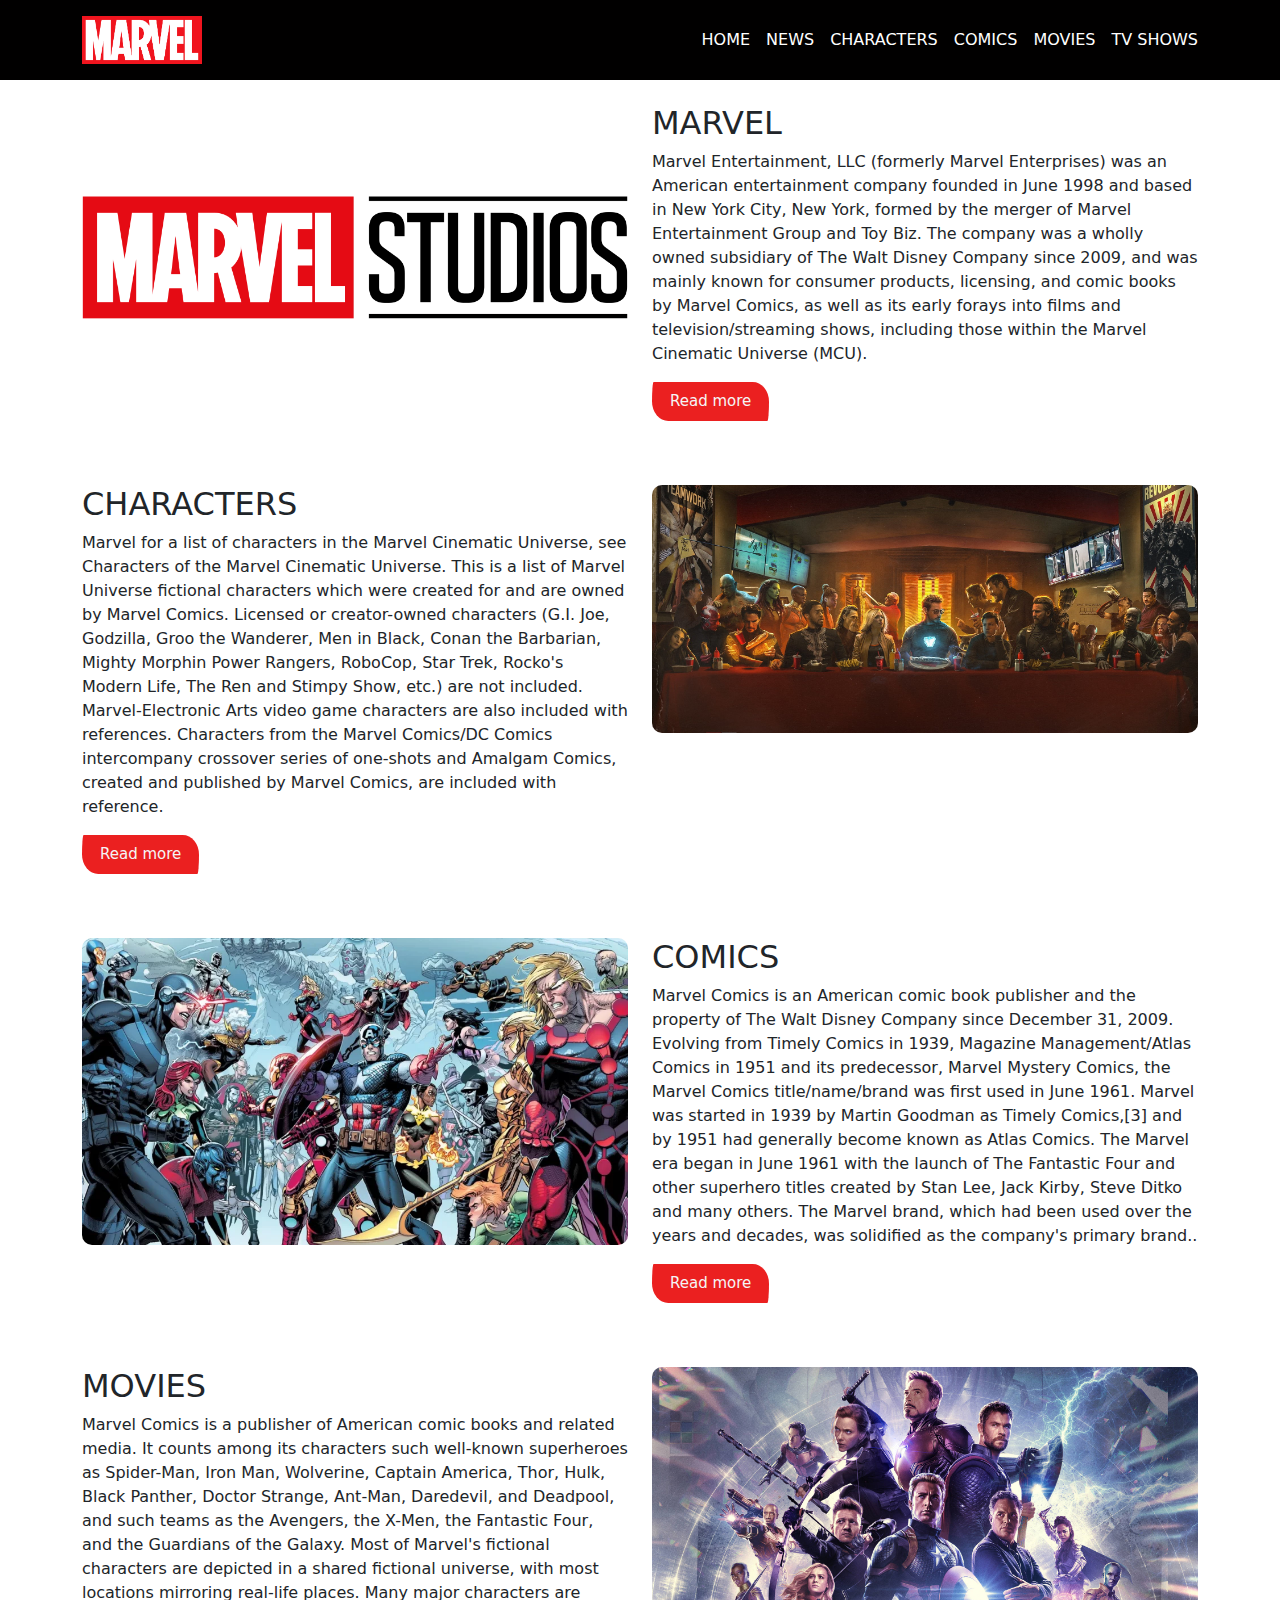
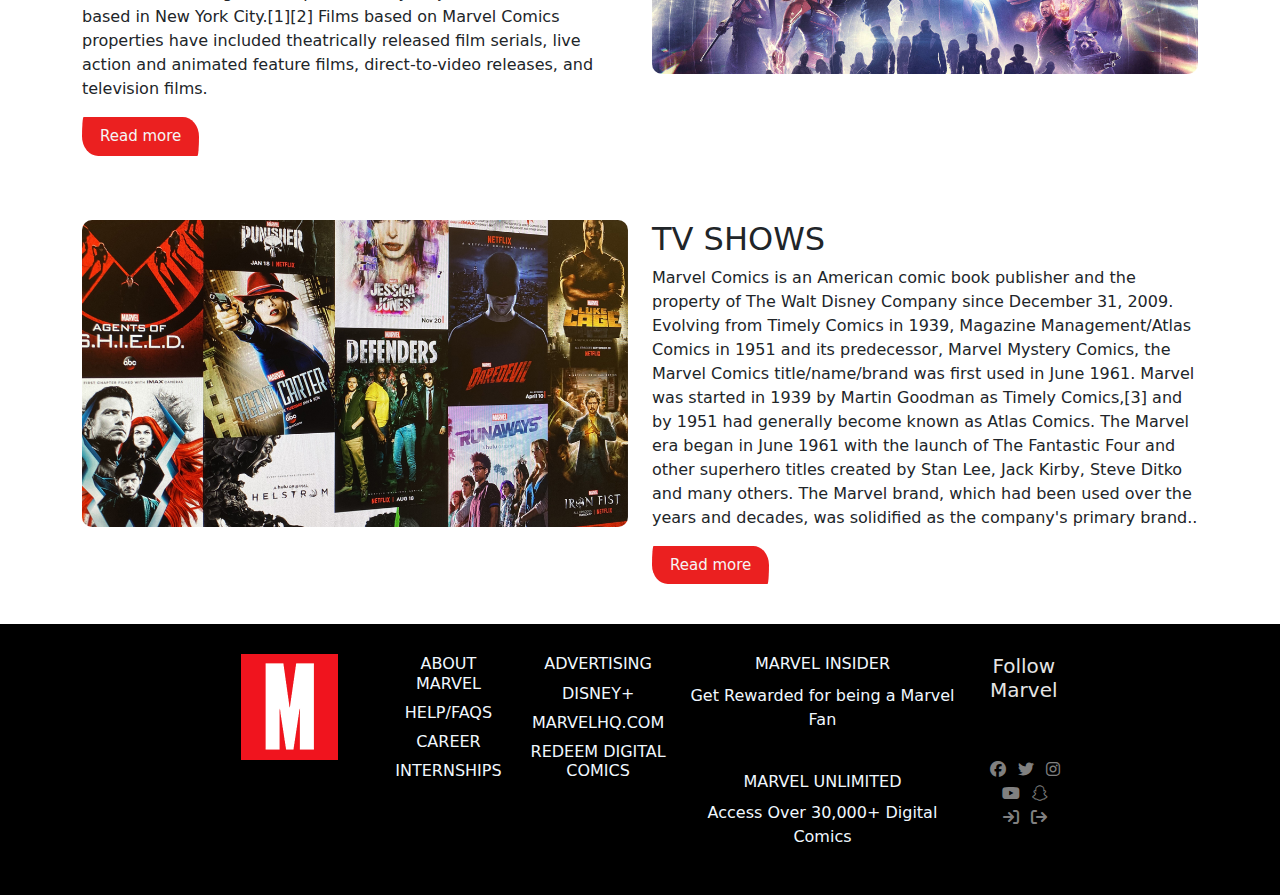
<file: index.html>
<!DOCTYPE html>
<html lang="en">

<head>
  <meta http-equiv="X-UA-Compatible" content="IE=7">
  <meta name="viewport" content="width=device-width, initial-scale=1.0">

  <title>MARVEL</title>

  <link rel="stylesheet" href="style.css" />
  <link rel="stylesheet" href="marvelhome.css" />
  <link rel="stylesheet" href="https://cdnjs.cloudflare.com/ajax/libs/font-awesome/6.1.1/css/all.min.css" />
</head>

<body>
  <header class="header">
    <div class="container">
      <nav class="navbar">
        <div class="logo">
          <img src="images/logo.png" class="img-fluid" alt="logo" />
        </div>

        <ul class="nav header__navList list-unstyled gap-3">
          <li class="header__navListItem">
            <a class="header__navLink" href="marvelhome.html">HOME</a>
          </li>

          <li class="header__navListItem">
            <a class="header__navLink" href="news/news.html">NEWS</a>
          </li>

          <li class="header__navListItem">
            <a class="header__navLink" href="character/character.html">CHARACTERS</a>
          </li>

          <li class="header__navListItem">
            <a class="header__navLink" href="comics/comics.html">COMICS</a>
          </li>

          <li class="header__navListItem">
            <a class="header__navLink" href="Movies/movies.html">MOVIES</a>
          </li>

          <li class="header__navListItem">
            <a class="header__navLink" href="Tv shows/Shows.html">TV SHOWS</a>
          </li>
        </ul>
      </nav>
    </div>
  </header>

  <section class="home py-4">
    <!--first part-->
    <div class="iron mb-5">
      <div class="container">
        <div class="row">
          <div class="col-md-6">
            <div class="iron-image mb-3 mb-md-0">
              <img src="images/Marvel-Studios-logo.png" alt=" " />
            </div>
          </div>
          <div class="col-md-6">
            <div class="iron-para">
              <h2>MARVEL</h2>
              <p>
                Marvel Entertainment, LLC (formerly Marvel Enterprises) was an American
                entertainment company founded in June 1998 and based in New York City,
                New York, formed by the merger of Marvel Entertainment Group and Toy
                Biz. The company was a wholly owned subsidiary of The Walt Disney
                Company since 2009, and was mainly known for consumer products,
                licensing, and comic books by Marvel Comics, as well as its early forays
                into films and television/streaming shows, including those within the
                Marvel Cinematic Universe (MCU).
              </p>

              <p>
                <a class="btn-main" href="https://www.marvel.com/corporate/abouthttps://www.marvel.com/corporate/about">
                  Read more
                </a>
              </p>
            </div>
          </div>
        </div>
      </div>
    </div>

    <!--second part-->
    <div class="character mb-5">
      <div class="container">
        <div class="row">
          <div class="col-md-6 order-1 order-md-0">
            <div class="character-para">
              <h2>CHARACTERS</h2>

              <p>
                Marvel for a list of characters in the Marvel Cinematic Universe, see Characters of the Marvel Cinematic
                Universe.
                This is a list of Marvel Universe fictional characters which were created for and are owned by Marvel
                Comics.
                Licensed or creator-owned characters
                (G.I. Joe, Godzilla, Groo the Wanderer, Men in Black, Conan the Barbarian, Mighty Morphin Power Rangers,
                RoboCop,
                Star Trek, Rocko's Modern Life, The Ren and Stimpy Show, etc.) are not included.
                Marvel-Electronic Arts video game characters are also included with references. Characters from the
                Marvel
                Comics/DC Comics intercompany crossover
                series of one-shots and Amalgam Comics, created and published by Marvel Comics, are included with
                reference.
              </p>

              <p>
                <a class="btn-main" href="../character/character.html"> Read more </a>
              </p>
            </div>
          </div>

          <div class="col-md-6 order-0 order-md-1">
            <div class="character-photo mb-3 mb-md-0">
              <img src="images/character5.jpg" />
            </div>
          </div>
        </div>
      </div>
    </div>

    <!--Third part-->
    <div class="comic mb-5">
      <div class="container">
        <div class="row">
          <div class="col-md-6">
            <div class="comic-image mb-3 mb-md-0">
              <img src="images/comic5.webp" alt=" " />
            </div>
          </div>
          <div class="col-md-6">
            <div class="comic-para">
              <h2>COMICS</h2>
              <p>
                Marvel Comics is an American comic book publisher and the property of The Walt Disney Company since
                December
                31,
                2009. Evolving from Timely Comics in 1939, Magazine Management/Atlas Comics in 1951 and its predecessor,
                Marvel
                Mystery Comics, the Marvel Comics title/name/brand was first used in June 1961.
                Marvel was started in 1939 by Martin Goodman as Timely Comics,[3] and by 1951 had generally become known
                as
                Atlas
                Comics.
                The Marvel era began in June 1961 with the launch of The Fantastic Four and other superhero titles
                created
                by
                Stan
                Lee,
                Jack Kirby, Steve Ditko and many others. The Marvel brand, which had been used over the years and
                decades,
                was
                solidified as the company's primary brand..
              </p>

              <p>
                <a class="btn-main" href="../comics/comics.html"> Read more </a>

              </p>
            </div>
          </div>
        </div>
      </div>
    </div>

    <!--Movies-->
    <div class="character mb-5">
      <div class="container">
        <div class="row">
          <div class="col-md-6 order-1 order-md-0">
            <div class="character-para">
              <h2>MOVIES</h2>
              <p>
                Marvel Comics is a publisher of American comic books and related media. It counts among its characters
                such
                well-known superheroes as Spider-Man,
                Iron Man, Wolverine, Captain America, Thor, Hulk, Black Panther, Doctor Strange, Ant-Man, Daredevil, and
                Deadpool,
                and such teams as the Avengers, the X-Men, the Fantastic Four, and the Guardians of the Galaxy. Most of
                Marvel's
                fictional characters are depicted in a shared fictional universe, with most locations mirroring
                real-life
                places.
                Many major characters are based in New York City.[1][2]
                Films based on Marvel Comics properties have included theatrically released film serials, live action
                and
                animated
                feature films, direct-to-video releases, and television films.
              </p>

              <p>
                <a class="btn-main" href="../Movies/movies.html"> Read more </a>
              </p>
            </div>
          </div>

          <div class="col-md-6 order-0 order-md-1">
            <div class="character-photo mb-3 mb-md-0">
              <img src="images/all marvel movies post.jpg" />
            </div>
          </div>
        </div>
      </div>
    </div>

    <!--Tv Shows-->
    <div class="tv shows">
      <div class="container">
        <div class="row">
          <div class="col-md-6">
            <div class="shows-photo mb-3 mb-md-0">
              <img src="images/Marvel_TV.jpg" alt=" " />
            </div>
          </div>
          <div class="col-md-6">
            <div class="shows-para">
              <h2>TV SHOWS</h2>
              <p>
                Marvel Comics is an American comic book publisher and the property of The Walt Disney Company since
                December
                31,
                2009. Evolving from Timely Comics in 1939, Magazine Management/Atlas Comics in 1951 and its predecessor,
                Marvel
                Mystery Comics, the Marvel Comics title/name/brand was first used in June 1961.
                Marvel was started in 1939 by Martin Goodman as Timely Comics,[3] and by 1951 had generally become known
                as
                Atlas
                Comics.
                The Marvel era began in June 1961 with the launch of The Fantastic Four and other superhero titles
                created by
                Stan
                Lee,
                Jack Kirby, Steve Ditko and many others. The Marvel brand, which had been used over the years and
                decades, was
                solidified as the company's primary brand..
              </p>

              <p>
                <a class="btn-main" href="../Tv shows/Shows.html"> Read more </a>

              </p>
            </div>
          </div>
        </div>
      </div>
    </div>
  </section>

  <!--Footer part-->
  <div class="footer">
    <div class="M-logo">
      <img src="images/M LOGO.png" alt="">
    </div>
    <br><br>
    <div class="col-1">
      <h6><a href="https://www.marvel.com/corporate/about">ABOUT MARVEL</a></h6>
      <h6><a href="https://help.marvel.com/hc/en-us">HELP/FAQS</a> </h6>
      <h6><a
          href="https://jobs.disneycareers.com/search-jobs?orgIds=391-1635-24091&ascf=[{%22key%22:%22custom_fields%252EIndustryCustomField%22,%22value%22:%22Marvel%20Entertainment%22}]">CAREER</a>
      </h6>
      <h6><a href="https://www.marvel.com/corporate/interns">INTERNSHIPS</a></h6>
    </div>


    <div class="col-2">
      <h6><a href="https://www.marvel.com/corporate/advertising">ADVERTISING</a></h6>
      <h6><a
          href="https://www.hotstar.com/in/home?ref=%2Fin%3Fcid%3DDTCI-Synergy-Marvel-Site-Acquisition-Library-US-Marvel-NA-EN-NavFooter-Marvel_DisneyPlus_NavFooter_Evergreen-NA">DISNEY+</a>
      </h6>
      <h6><a href="https://www.marvelhq.com/">MARVELHQ.COM</a></h6>
      <h6><a href="https://www.marvel.com/signin?referer=http%3A%2F%2Fwww.marvel.com%2Fredeem">REDEEM DIGITAL COMICS</a>
      </h6>
    </div>



    <div class="col-3">
      <h6><a href="https://www.marvel.com/insider?cid=Dcom_navigation_20200929_insider_footer">MARVEL INSIDER</a></h6>
      <P><a href="https://www.marvel.com/insider?cid=Dcom_navigation_20200929_insider_footer">Get Rewarded for being a
          Marvel Fan</a></P>
      <br>
      <h6><a href="https://www.marvel.com/unlimited?cid=dcom_navigation_20220712_unlimited_footer">MARVEL UNLIMITED</a>
      </h6>
      <p><a href="https://www.marvel.com/unlimited?cid=dcom_navigation_20220712_unlimited_footer">Access Over 30,000+
          Digital Comics</a></p>
    </div>


    <div class="col-4">
      <h5>Follow Marvel</h5><br><br>
      <i class="fa-brands fa-facebook"></i>
      <i class="fa-brands fa-twitter"></i>
      <i class="fa-brands fa-instagram"></i><br>
      <i class="fa-brands fa-youtube"></i>
      <i class="fa-brands fa-snapchat"></i><br>
      <i class="fa-solid fa-arrow-right-to-bracket"></i>
      <i class="fa-solid fa-arrow-right-from-bracket"></i>

    </div>
  </div>
</body>

</html>
</file>
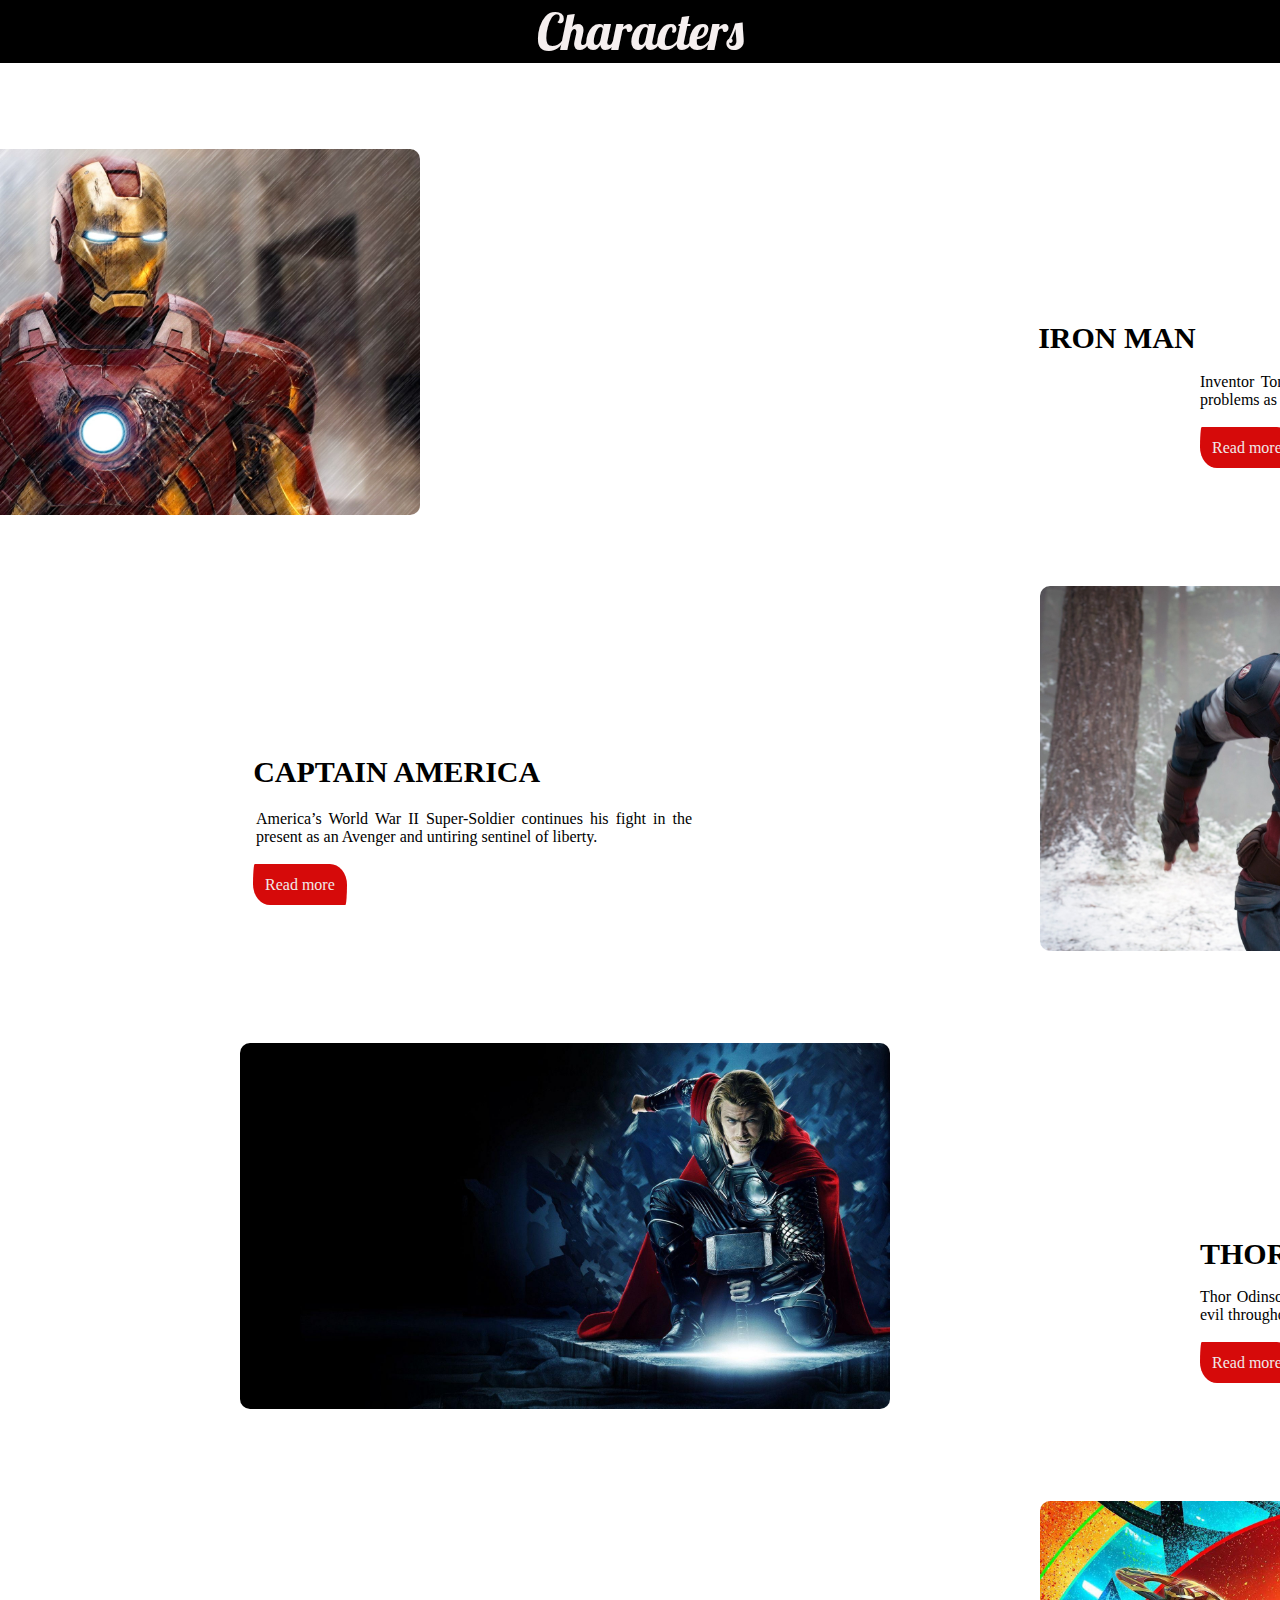
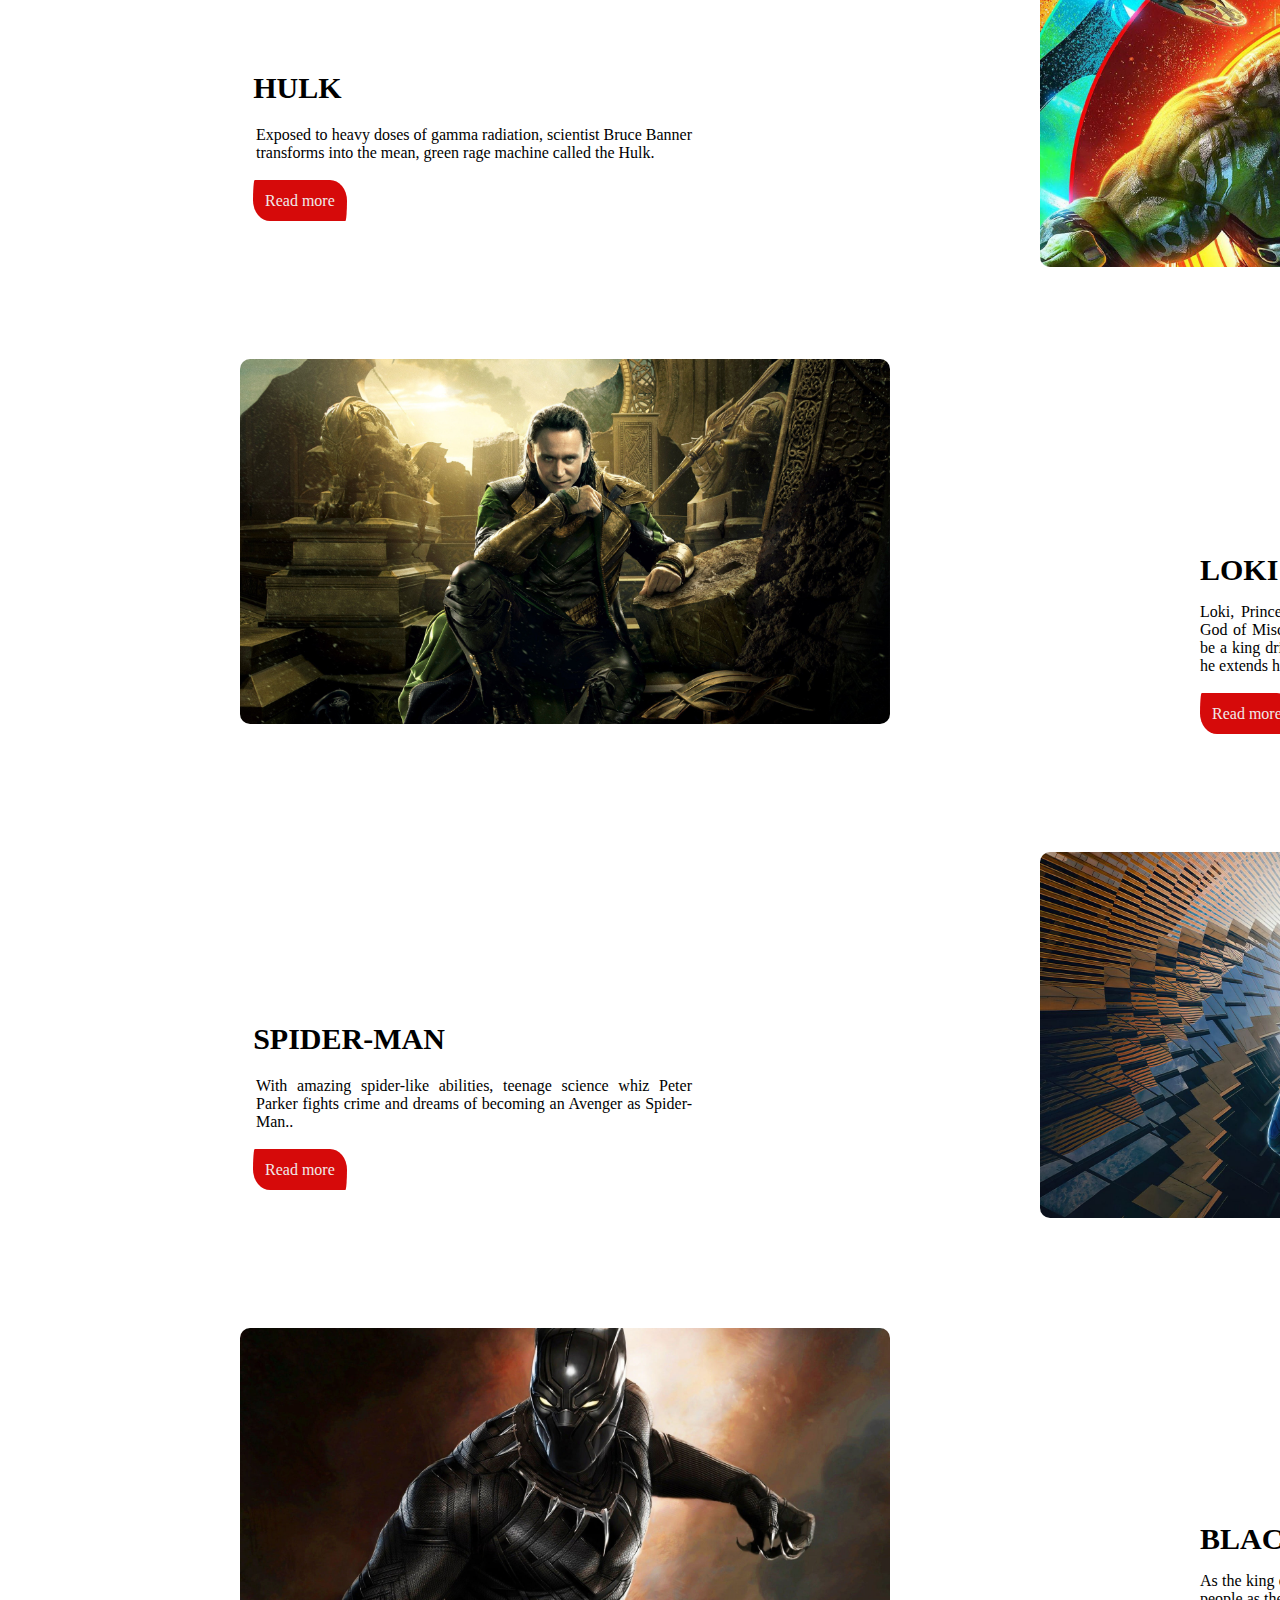
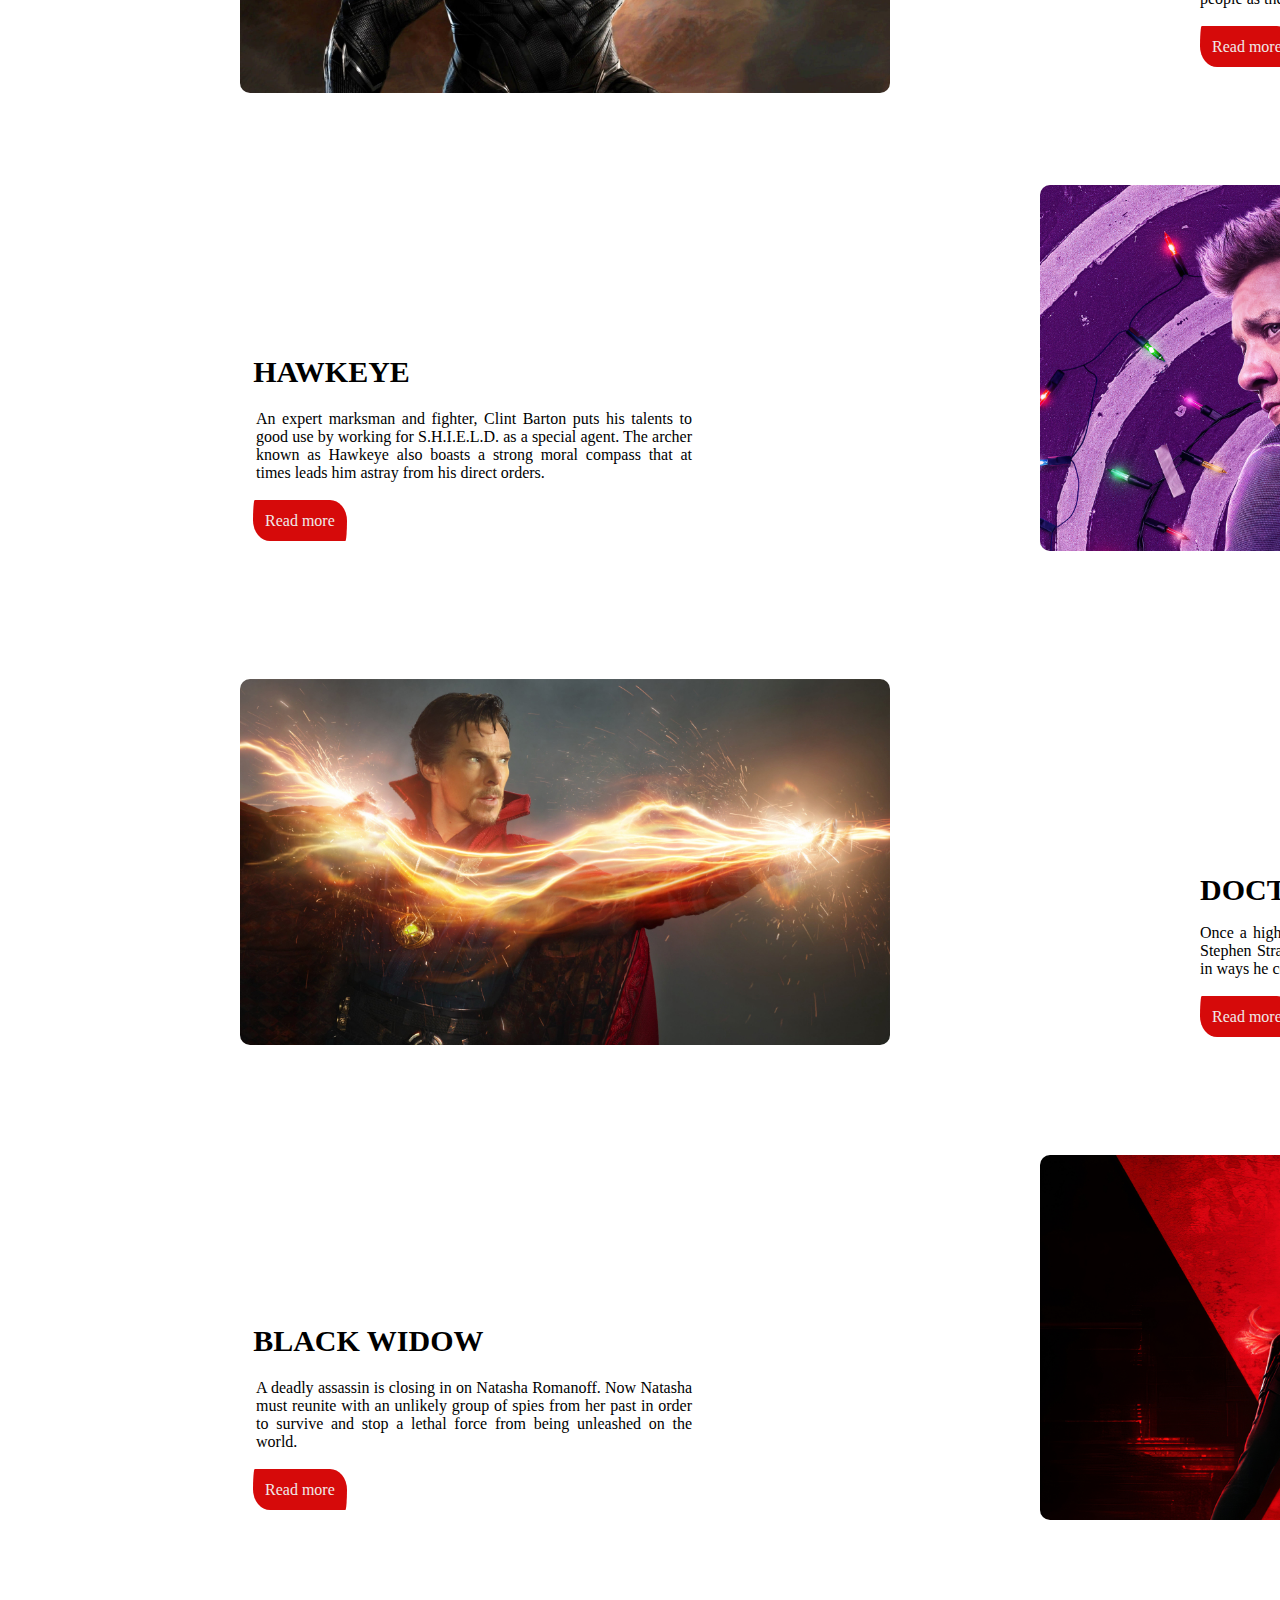
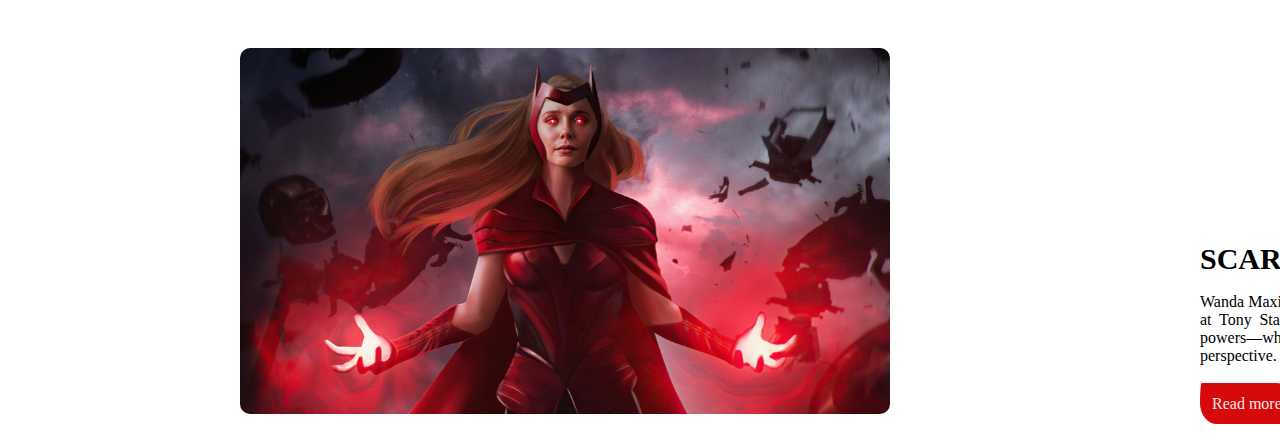
<file: character/character.html>
<!DOCTYPE html>
<html lang="en">
  <head>
    <meta charset="UTF-8" />
    <meta http-equiv="X-UA-Compatible" content="IE=edge" />
    <meta name="viewport" content="width=device-width, initial-scale=1.0" />
    <title>characters</title>
    <link rel="stylesheet" href="character.css" />
    <!-- <link rel="stylesheet" href="/style.css" /> -->
    <link rel="preconnect" href="https://fonts.googleapis.com" />
    <link rel="preconnect" href="https://fonts.gstatic.com" crossorigin />
    <link
      href="https://fonts.googleapis.com/css2?family=Lobster&display=swap"
      rel="stylesheet"
    />
  </head>
  <body>
    <section>
    <nav>
      <center>Characters</center>
    </nav>
<!--first part-->
    <div class="iron-man">
      <div class="ironman-head">
        <h2>IRON MAN</h2>
      </div>
      <div class="character-photo">
        <img src="../images/ironman wallpaper.jpg" alt=" " />
      </div>
    </div>
    <div class="ironman-para">
      <p>
        Inventor Tony Stark applies his genius for high-tech solutions to problems as Iron Man, the armored Avenger.
      </p>

      <p>
        <a class="ironman-btn" href="https://www.marvel.com/characters/iron-man-tony-stark/on-screen"> Read more </a>
      </p>
    </div>

<!--second part-->
    <div class="cap">
      <div class="cap-head">
        <h2>CAPTAIN AMERICA</h2>
      </div>
      <div class="cap-photo">
        <img src="../images/cap.jpg" alt=" " />
      </div>
    </div>
    <div class="cap-para">
      <p>
       America’s World War II Super-Soldier continues his 
       fight in the present as an Avenger and untiring sentinel of liberty.
      </p>

      <p>
        <a class="cap-btn" href="https://www.marvel.com/characters/captain-america-steve-rogers/on-screen"> Read more </a>
      </p>
    </div>

    <!--Third part-->

<div class="thor">
      <div class="thor-head">
        <h2>THOR ODINSON</h2>
      </div>
      <div class="thor-photo">
        <img src="../images/thor wallpaper.jpg" alt=" " />
      </div>
    </div>
    <div class="thor-para">
      <p>
        Thor Odinson wields the power of the ancient Asgardians to fight evil throughout the Nine Realms and beyond.
      </p>

      <p>
        <a class="thor-btn" href="https://www.marvel.com/characters/thor-thor-odinson/on-screen"> Read more </a>
      </p>
    </div>

<!--Forth part-->

<div class="cap">
      <div class="cap-head">
        <h2>HULK</h2>
      </div>
      <div class="cap-photo">
        <img src="../images/hulk wallpaper.jpg" alt=" " />
      </div>
    </div>
    <div class="cap-para">
      <p>
       Exposed to heavy doses of gamma radiation, scientist Bruce Banner transforms into the mean, green rage machine called the Hulk.

      <p>
        <a class="cap-btn" href="https://www.marvel.com/characters/hulk-bruce-banner/on-screen"> Read more </a>
      </p>
    </div>

<!--fifth part-->
<div class="thor">
      <div class="thor-head">
        <h2>LOKI</h2>
      </div>
      <div class="thor-photo">
        <img src="../images/loki wallpaper.jpg" alt=" " />
      </div>
    </div>
    <div class="thor-para">
      <p>
       Loki, Prince of Asgard, Odinson, rightful heir of Jotunheim, and God of Mischief, is burdened with glorious purpose. His desire to be a king drives him to sow chaos in Asgard. In his lust for power, he extends his reach to Earth.
      </p>

      <p>
        <a class="thor-btn" href="https://www.marvel.com/characters/loki/on-screen"> Read more </a>
      </p>
    </div>
    
<!--spideman-->

<div class="cap">
      <div class="cap-head">
        <h2>SPIDER-MAN</h2>
      </div>
      <div class="cap-photo">
        <img src="../images/spider man.jpg" alt=" " />
      </div>
    </div>
    <div class="cap-para">
      <p>
       With amazing spider-like abilities, teenage science whiz Peter Parker fights crime and dreams of becoming an Avenger as Spider-Man..

      <p>
        <a class="cap-btn" href="https://www.marvel.com/characters/spider-man-peter-parker/on-screen"> Read more </a>
      </p>
    </div>

<!--Black panther-->

<div class="thor">
      <div class="thor-head">
        <h2>BLACK PANTHER</h2>
      </div>
      <div class="thor-photo">
        <img src="../images/black panther.jpg" alt=" " />
      </div>
    </div>
    <div class="thor-para">
      <p>
     As the king of the African nation of Wakanda, T’Challa protects his people as the latest in a legacy line of Black Panther warriors.
      </p>

      <p>
        <a class="thor-btn" href="https://www.marvel.com/characters/black-panther-t-challa/on-screen"> Read more </a>
      </p>
    </div>


<!--Hawkeye-->

<div class="cap">
      <div class="cap-head">
        <h2>HAWKEYE</h2>
      </div>
      <div class="cap-photo">
        <img src="../images/HAWKEYE.jpg" alt=" " />
      </div>
    </div>
    <div class="cap-para">
      <p>
      An expert marksman and fighter, Clint Barton puts his talents to good use by working for S.H.I.E.L.D. as a special agent. The archer known as Hawkeye also boasts a strong moral compass that at times leads him astray from his direct orders.

      <p>
        <a class="cap-btn" href="https://www.marvel.com/characters/hawkeye-clint-barton/on-screen"> Read more </a>
      </p>
    </div>

<!--Doctor Strange-->


<div class="thor">
      <div class="thor-head">
        <h2>DOCTOR STRANGE</h2>
      </div>
      <div class="thor-photo">
        <img src="../images/DR.STRANGE.jpg" alt=" " />
      </div>
    </div>
    <div class="thor-para">
      <p>
     Once a highly successful, yet notably egotistical, surgeon, Doctor Stephen Strange endured a terrible accident that led him to evolve in ways he could have never foreseen.
      </p>

      <p>
        <a class="thor-btn" href="https://www.marvel.com/characters/doctor-strange-stephen-strange/on-screen"> Read more </a>
      </p>
    </div>

<!--Black Widow-->

<div class="cap">
      <div class="cap-head">
        <h2>BLACK WIDOW</h2>
      </div>
      <div class="cap-photo">
        <img src="../images/BLACK WIDOW.jpg" alt=" " />
      </div>
    </div>
    <div class="cap-para">
      <p>
      A deadly assassin is closing in on Natasha Romanoff. Now Natasha must reunite with an unlikely group of spies from her past in order to survive and stop a lethal force from being unleashed on the world.
      <p>
        <a class="cap-btn" href="https://www.marvel.com/characters/black-widow-natasha-romanoff/on-screen"> Read more </a>
      </p>
    </div>


<!--Scarlet Witch-->
<div class="thor">
      <div class="thor-head">
        <h2>SCARLET WITCH</h2>
      </div>
      <div class="thor-photo">
        <img src="../images/WANDAAA.jpg" alt=" " />
      </div>
    </div>
    <div class="thor-para">
      <p>
     Wanda Maximoff aimed her anger and grief over loss of her parents at Tony Stark, which drove her to HYDRA—where she gained powers—which drove her further to Ultron, where she gained perspective. Seeing the error of her ways, Wanda switched sides.
      </p>

      <p>
        <a class="thor-btn" href="https://www.marvel.com/characters/scarlet-witch-wanda-maximoff/on-screen"> Read more </a>
      </p>
    </div>

  </body>
  </section>
</html>
</file>
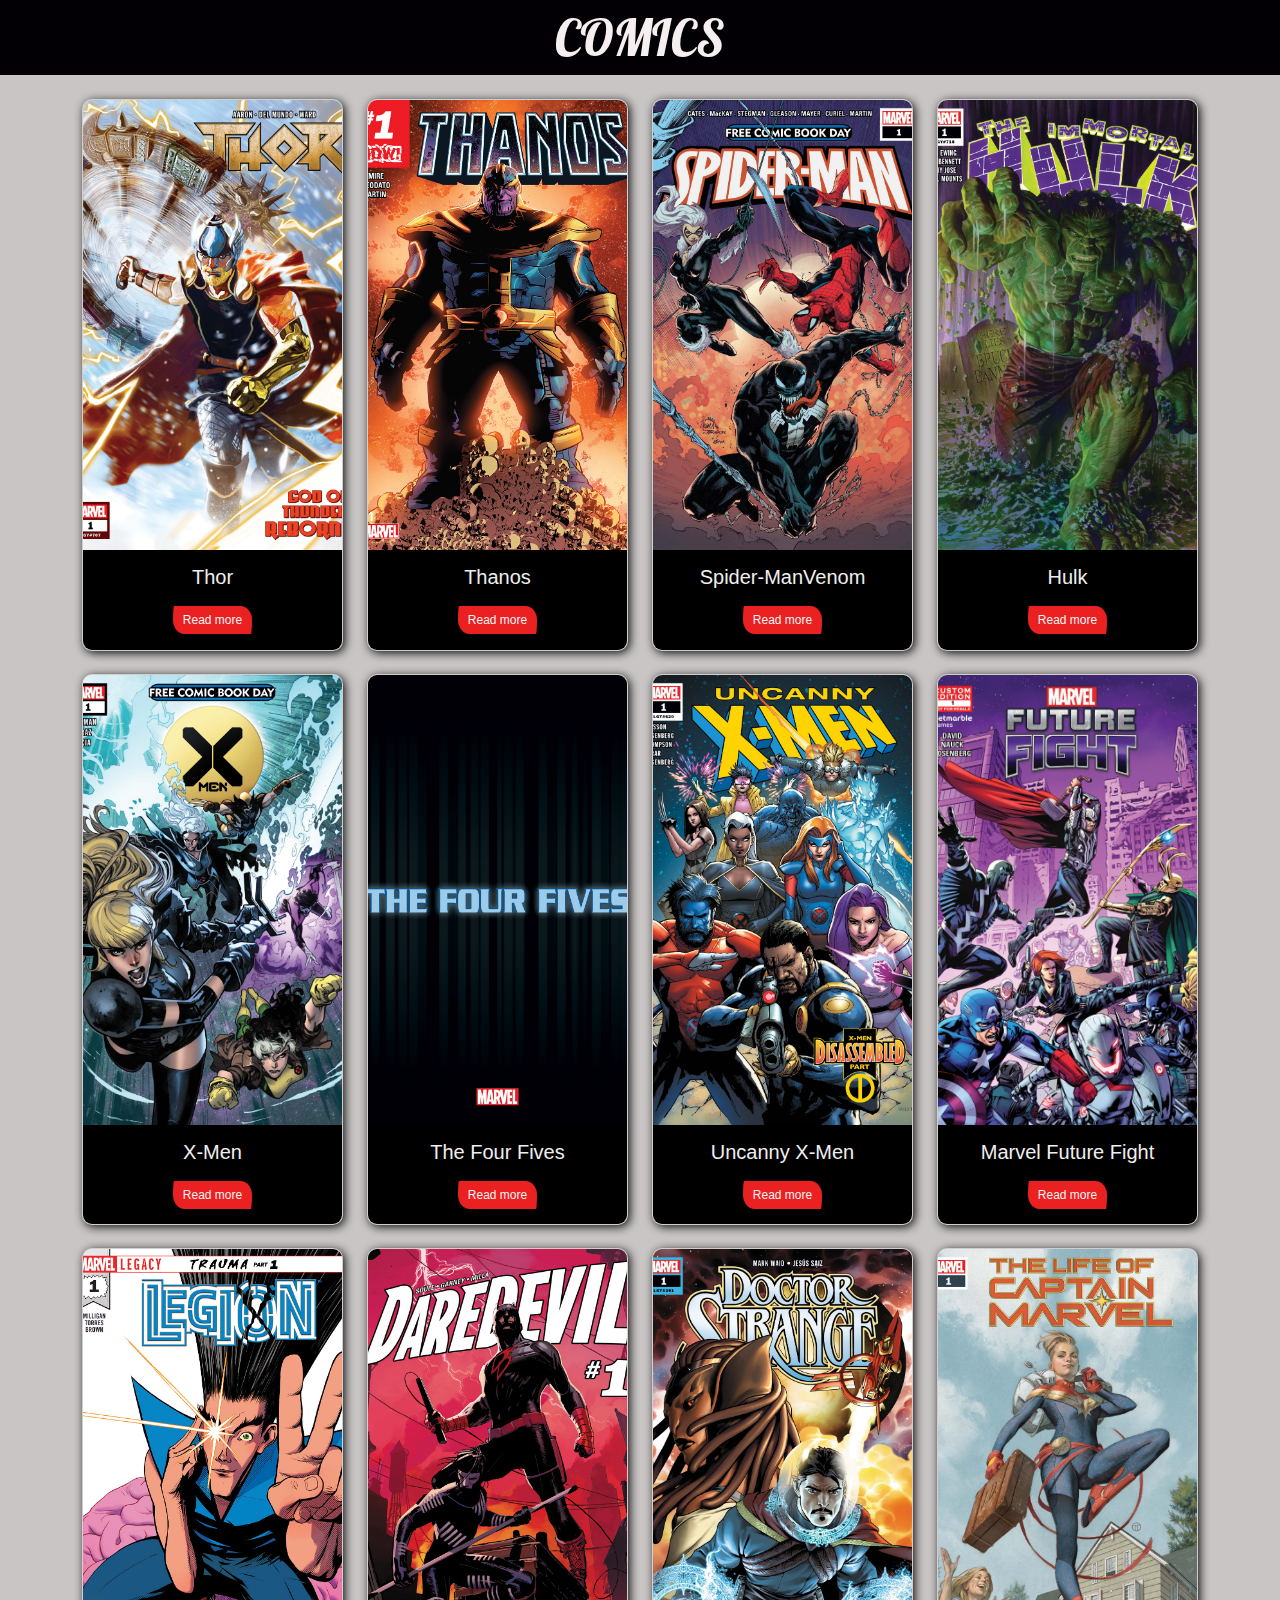
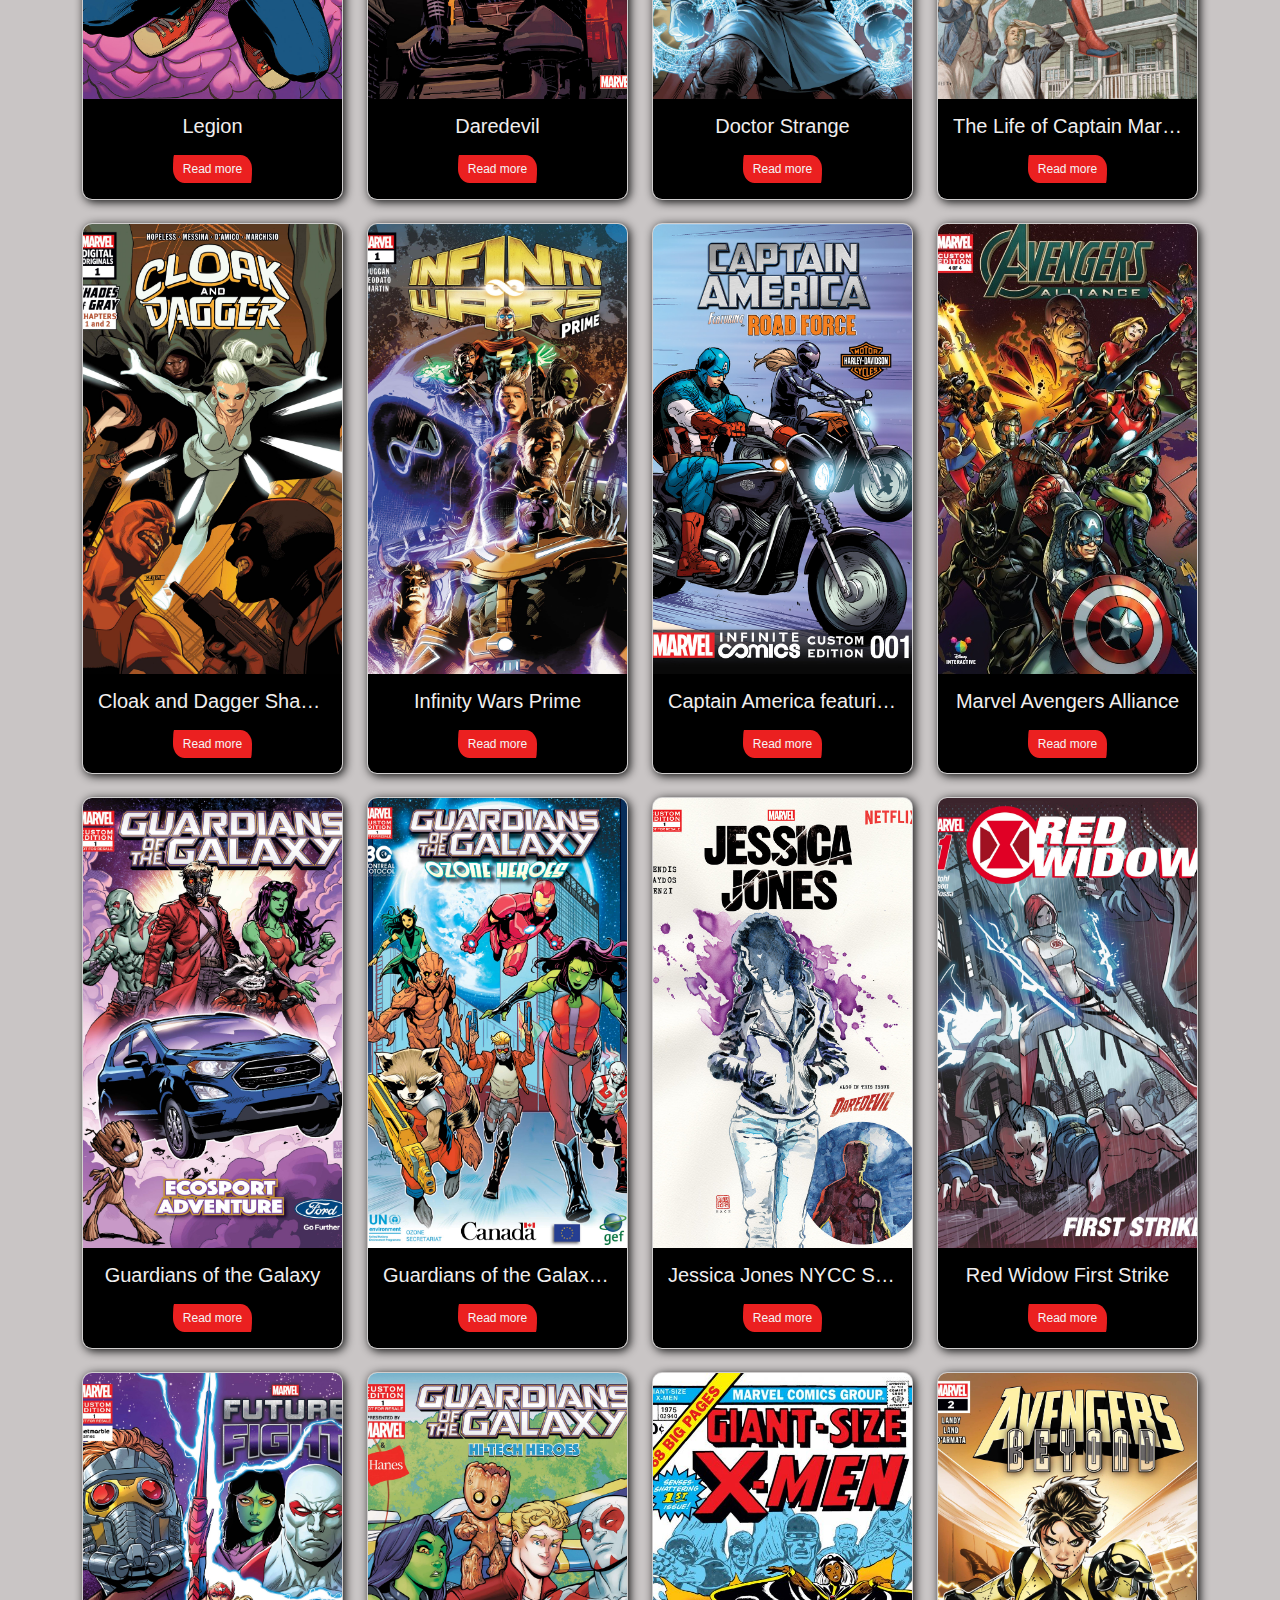
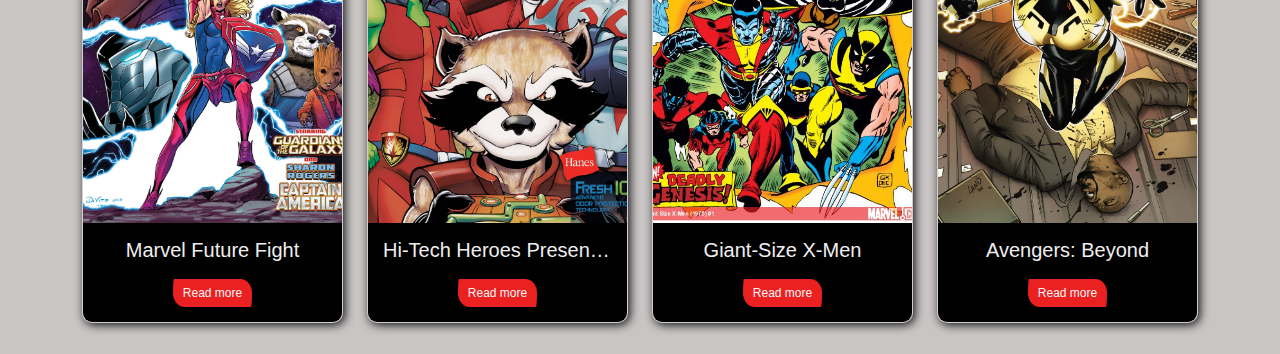
<file: comics/comics.html>
<!DOCTYPE html>
<html lang="en">

<head>
    <meta charset="UTF-8">
    <meta http-equiv="X-UA-Compatible" content="IE=edge">
    <meta name="viewport" content="width=device-width, initial-scale=1.0">
    <title>comics</title>
    <link rel="preconnect" href="https://fonts.googleapis.com">
    <link rel="preconnect" href="https://fonts.gstatic.com" crossorigin>
    <link href="https://fonts.googleapis.com/css2?family=Lobster&display=swap" rel="stylesheet">

    <link rel="stylesheet" href="../style.css">
    <link rel="stylesheet" href="comics.css">
<body>
    <main>
        <nav>
            <center>
                COMICS
            </center>
        </nav>

        <section class="marvel-comics py-4">
            <div class="container">
                <div class="row gy-3">
                    <!--thor-->
                    <div class="col-md-6 col-lg-3">
                        <div class="card marvel-card">
                            <div class="image">
                                <img src="images/thor_comic.jpg" alt="thor">
                            </div>
                            <div class="title">
                                <h5 class="text-truncate">Thor</h5>
                                <a class="btn-readMore" href="https://read.marvel.com/#/book/48288">
                                    Read more
                                </a>
                            </div>
                        </div>
                    </div>
    
                    <!--thanos-->
                    <div class="col-md-6 col-lg-3">
                        <div class="card marvel-card">
                            <div class="image">
                                <img src="images/thanos.jpg" alt="">
                            </div>
                            <div class="title">
                                <h5 class="text-truncate">Thanos</h5>
                                <a class="btn-readMore" href="https://read.marvel.com/#/book/43227">
                                    Read more
                                </a>
                            </div>
                        </div>
                    </div>
    
                    <!--spiderman/venom-->
                    <div class="col-md-6 col-lg-3">
                        <div class="card marvel-card">
                            <div class="image">
                                <img src="images/spider-man venom.jpg" alt="spider-man">
                            </div>
                            <div class="title">
                                <h5 class="text-truncate">Spider-ManVenom</h5>
                                <a class="btn-readMore" href="https://read.marvel.com/#/book/54260">
                                    Read more
                                </a>
                            </div>
                        </div>
                    </div>
    
                    <!--hulk-->
                    <div class="col-md-6 col-lg-3">
                        <div class="card marvel-card">
                            <div class="image">
                                <img src="images/hulk_comic.jpg" alt="">
                            </div>
                            <div class="title">
                                <h5 class="text-truncate">Hulk</h5>
                                <a class="btn-readMore" href="https://read.marvel.com/#/book/48246">
                                    Read more
                                </a>
                            </div>
                        </div>
                    </div>
    
                    <!--X-Men-->
                    <div class="col-md-6 col-lg-3">
                        <div class="card marvel-card">
                            <div class="image">
                                <img src="images/x men.jpg" alt="">
                            </div>
                            <div class="title">
                                <h5 class="text-truncate">X-Men</h5>
                                <a class="btn-readMore" href="https://read.marvel.com/#/book/54261">
                                    Read more
                                </a>
                            </div>
                        </div>
                    </div>
    
                    <!--9/11 20th Anniversary Tribute: The Four Fives (2021) #1-->
                    <div class="col-md-6 col-lg-3">
                        <div class="card marvel-card">
                            <div class="image">
                                <img src="images/the four fives.jpg" alt="">
                            </div>
                            <div class="title">
                                <h5 class="text-truncate">The Four Fives</h5>
                                <a class="btn-readMore" href="https://read.marvel.com/#/book/58136">
                                    Read more
                                </a>
                            </div>
                        </div>
                    </div>
    
                    <!--Uncanny X-Men-->
                    <div class="col-md-6 col-lg-3">
                        <div class="card marvel-card">
                            <div class="image">
                                <img src="images/uncany x men.jpg" alt="">
                            </div>
                            <div class="title">
                                <h5 class="text-truncate">Uncanny X-Men</h5>
                                <a class="btn-readMore" href="https://read.marvel.com/#/book/49769">
                                    Read more
                                </a>
                            </div>
                        </div>
                    </div>
    
                    <!--Marvel Future Fight -->
                    <div class="col-md-6 col-lg-3">
                        <div class="card marvel-card">
                            <div class="image">
                                <img src="images/Marvel Future Fight.jpg" alt="">
                            </div>
                            <div class="title">
                                <h5 class="text-truncate">Marvel Future Fight </h5>
                                <a class="btn-readMore" href="https://read.marvel.com/#/book/39389">
                                    Read more
                                </a>
                            </div>
        
                        </div>
                    </div>
    
                    <!--Legion-->
                    <div class="col-md-6 col-lg-3">
                        <div class="card marvel-card">
                            <div class="image">
                                <img src="images/Legion.jpg" alt="">
                            </div>
                            <div class="title">
                                <h5 class="text-truncate">Legion</h5>
                                <a class="btn-readMore" href="https://read.marvel.com/#/book/47119">
                                    Read more
                                </a>
                            </div>
                        </div>
                    </div>
    
                    <!--Daredevil-->
                    <div class="col-md-6 col-lg-3">
                        <div class="card marvel-card">
                            <div class="image">
                                <img src="images/Daredevil.jpg" alt="">
                            </div>
                            <div class="title">
                                <h5 class="text-truncate">Daredevil</h5>
                                <a class="btn-readMore" href="https://read.marvel.com/#/book/40628">
                                    Read more
                                </a>
                            </div>
                        </div>
                    </div>
    
                    <!--Doctor Strange-->
                    <div class="col-md-6 col-lg-3">
                        <div class="card marvel-card">
                            <div class="image">
                                <img src="images/doctor strange.jpg" alt="">
                            </div>
                            <div class="title">
                                <h5 class="text-truncate">Doctor Strange</h5>
                                <a class="btn-readMore" href="https://read.marvel.com/#/book/48243">
                                    Read more
                                </a>
                            </div>
                        </div>
                    </div>
    
                    <!--The Life of Captain Marvel-->
                    <div class="col-md-6 col-lg-3">
                        <div class="card marvel-card">
                            <div class="image">
                                <img src="images/Life of captain marvel.jpg" alt="">
                            </div>
                            <div class="title">
                                <h5 class="text-truncate">The Life of Captain Marvel</h5>
                                <a class="btn-readMore" href="https://read.marvel.com/#/book/48601">
                                    Read more
                                </a>
                            </div>
                        </div>
                    </div>
    
                    <!--Cloak and Dagger: Marvel Digital Original - Shades of Gray-->
                    <div class="col-md-6 col-lg-3">
                        <div class="card marvel-card">
                            <div class="image">
                                <img src="images/Cloak and Dagger Shades of Gray.jpg" alt="">
                            </div>
                            <div class="title">
                                <h5 class="text-truncate">Cloak and Dagger Shades of Gray</h5>
                                <a class="btn-readMore" href="https://read.marvel.com/#/book/49312">
                                    Read more
                                </a>
                            </div>
                        </div>
                    </div>
    
                    <!--Infinity Wars Prime-->
                    <div class="col-md-6 col-lg-3">
                        <div class="card marvel-card">
                            <div class="image">
                                <img src="images/Infinity Wars Prime.jpg" alt="">
                            </div>
                            <div class="title">
                                <h5 class="text-truncate">Infinity Wars Prime</h5>
                                <a class="btn-readMore" href="https://read.marvel.com/#/book/48615">
                                    Read more
                                </a>
                            </div>
                        </div>
                    </div>
    
                    <!--Captain America featuring Road Force in ENDGAME-->
                    <div class="col-md-6 col-lg-3">
                        <div class="card marvel-card">
                            <div class="image">
                                <img src="images/Captain America featuring Road Force in ENDGAME.jpg"
                                    alt="">
                            </div>
                            <div class="title">
                                <h5 class="text-truncate">Captain America featuring Road Force</h5>
                                <a class="btn-readMore" href="https://read.marvel.com/#/book/39889">
                                    Read more
                                </a>
                            </div>
                        </div>
                    </div>
    
                    <!--Marvel Avengers Alliance-->
                    <div class="col-md-6 col-lg-3">
                        <div class="card marvel-card">
                            <div class="image">
                                <img src="images/Marvel Avengers Alliance.jpg" alt="">
                            </div>
                            <div class="title">
                                <h5 class="text-truncate">Marvel Avengers Alliance</h5>
                                <a class="btn-readMore" href="https://read.marvel.com/#/book/41326">
                                    Read more
                                </a>
                            </div>
                        </div>
                    </div>
    
                    <!--Guardians of the Galaxy: What If? Ecosport Adventure Presented by Ford-->
                    <div class="col-md-6 col-lg-3">
                        <div class="card marvel-card">
                            <div class="image">
                                <img src="images/Guardians of the Galaxy.jpg" alt="">
                            </div>
                            <div class="title">
                                <h5 class="text-truncate">Guardians of the Galaxy</h5>
                                <a class="btn-readMore" href="https://read.marvel.com/#/book/45204">
                                    Read more
                                </a>
                            </div>
                        </div>
                    </div>
    
                    <!--Guardians of the Galaxy Ozone Heroes-->
                    <div class="col-md-6 col-lg-3">
                        <div class="card marvel-card">
                            <div class="image">
                                <img src="images/Guardians of the Galaxy Ozone Heroes.jpg" alt="">
                            </div>
                            <div class="title">
                                <h5 class="text-truncate">Guardians of the Galaxy Ozone Heroes</h5>
                                <a class="btn-readMore" href="https://read.marvel.com/#/book/46539">
                                    Read more
                                </a>
                            </div>
                        </div>
                    </div>
    
                    <!--Jessica Jones NYCC Special-->
                    <div class="col-md-6 col-lg-3">
                        <div class="card marvel-card">
                            <div class="image">
                                <img src="images/Jessica Jones NYCC Special.jpg" alt="">
                            </div>
                            <div class="title">
                                <h5 class="text-truncate">Jessica Jones NYCC Special</h5>
                                <a class="btn-readMore" href="https://read.marvel.com/#/book/40226">
                                    Read more
                                </a>
                            </div>
                        </div>
                    </div>
    
                    <!--Red Widow: First Strike -->
                    <div class="col-md-6 col-lg-3">
                        <div class="card marvel-card">
                            <div class="image">
                                <img src="images/Red Widow First Strike.jpg" alt="">
                            </div>
                            <div class="title">
                                <h5 class="text-truncate">Red Widow First Strike </h5>
                                <a class="btn-readMore" href="https://read.marvel.com/#/book/44028">
                                    Read more
                                </a>
                            </div>
                        </div>
                    </div>
    
                    <!--Marvel Future Fight: An Eye on the Future, presented by NETMARBLE-->
                    <div class="col-md-6 col-lg-3">
                        <div class="card marvel-card">
                            <div class="image">
                                <img src="images/Marvel Future Fight An Eye on the Future, presented by NETMARBLE.jpg"
                                    alt="">
                            </div>
                            <div class="title">
                                <h5 class="text-truncate">Marvel Future Fight</h5>
                                <a class="btn-readMore" href="https://read.marvel.com/#/book/45370">
                                    Read more
                                </a>
                            </div>
                        </div>
                    </div>
    
                    <!--Hi-Tech Heroes Presented by Hanes -->
                    <div class="col-md-6 col-lg-3">
                        <div class="card marvel-card">
                            <div class="image">
                                <img src="images/Hi-Tech Heroes Presented by Hanes.jpg" alt="">
                            </div>
                            <div class="title">
                                <h5 class="text-truncate">Hi-Tech Heroes Presented by Hanes </h5>
                                <a class="btn-readMore" href="https://read.marvel.com/#/book/45113">
                                    Read more
                                </a>
                            </div>
                        </div>
                    </div>
    
                    <!--Giant-Size X-Men  -->
                    <div class="col-md-6 col-lg-3">
                        <div class="card marvel-card">
                            <div class="image">
                                <img src="images/Giant-Size X-Men.jpg" alt="">
                            </div>
                            <div class="title">
                                <h5 class="text-truncate">Giant-Size X-Men </h5>
                                <a class="btn-readMore" href="https://read.marvel.com/#/book/1931">
                                    Read more
                                </a>
                            </div>
                        </div>
                    </div>
    
                    <!--Avengers: Beyond  -->
                    <div class="col-md-6 col-lg-3">
                        <div class="card marvel-card">
                            <div class="image">
                                <img src="images/Avengers Beyond.jpg" alt="">
                            </div>
                            <div class="title">
                                <h5 class="text-truncate">Avengers: Beyond</h5>
                                <a class="btn-readMore" href="https://www.marvel.com/comics/issue/108305/avengers_beyond_2023_2">
                                    Read more
                                </a>
                            </div>
                        </div>
                    </div>
                </div>
            </div>
        </section>
    </main>
</body>

</html>
</file>
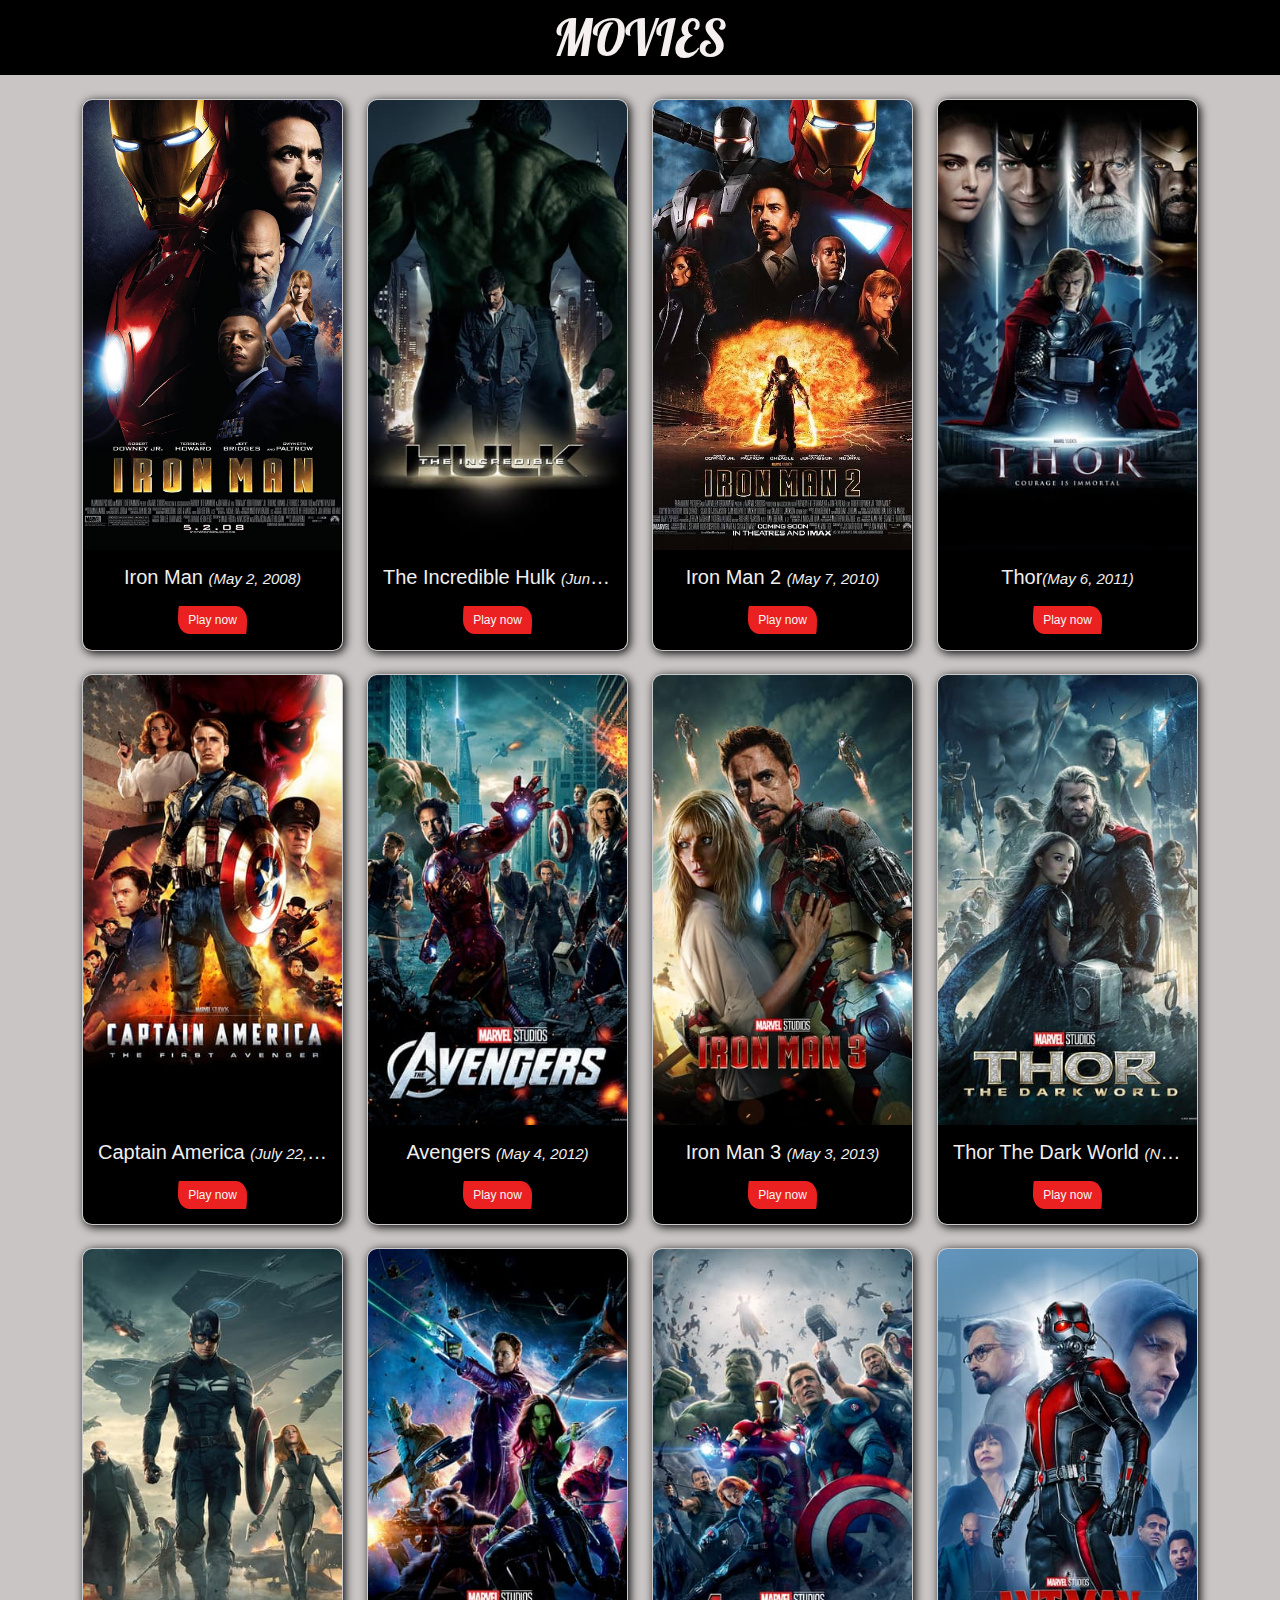
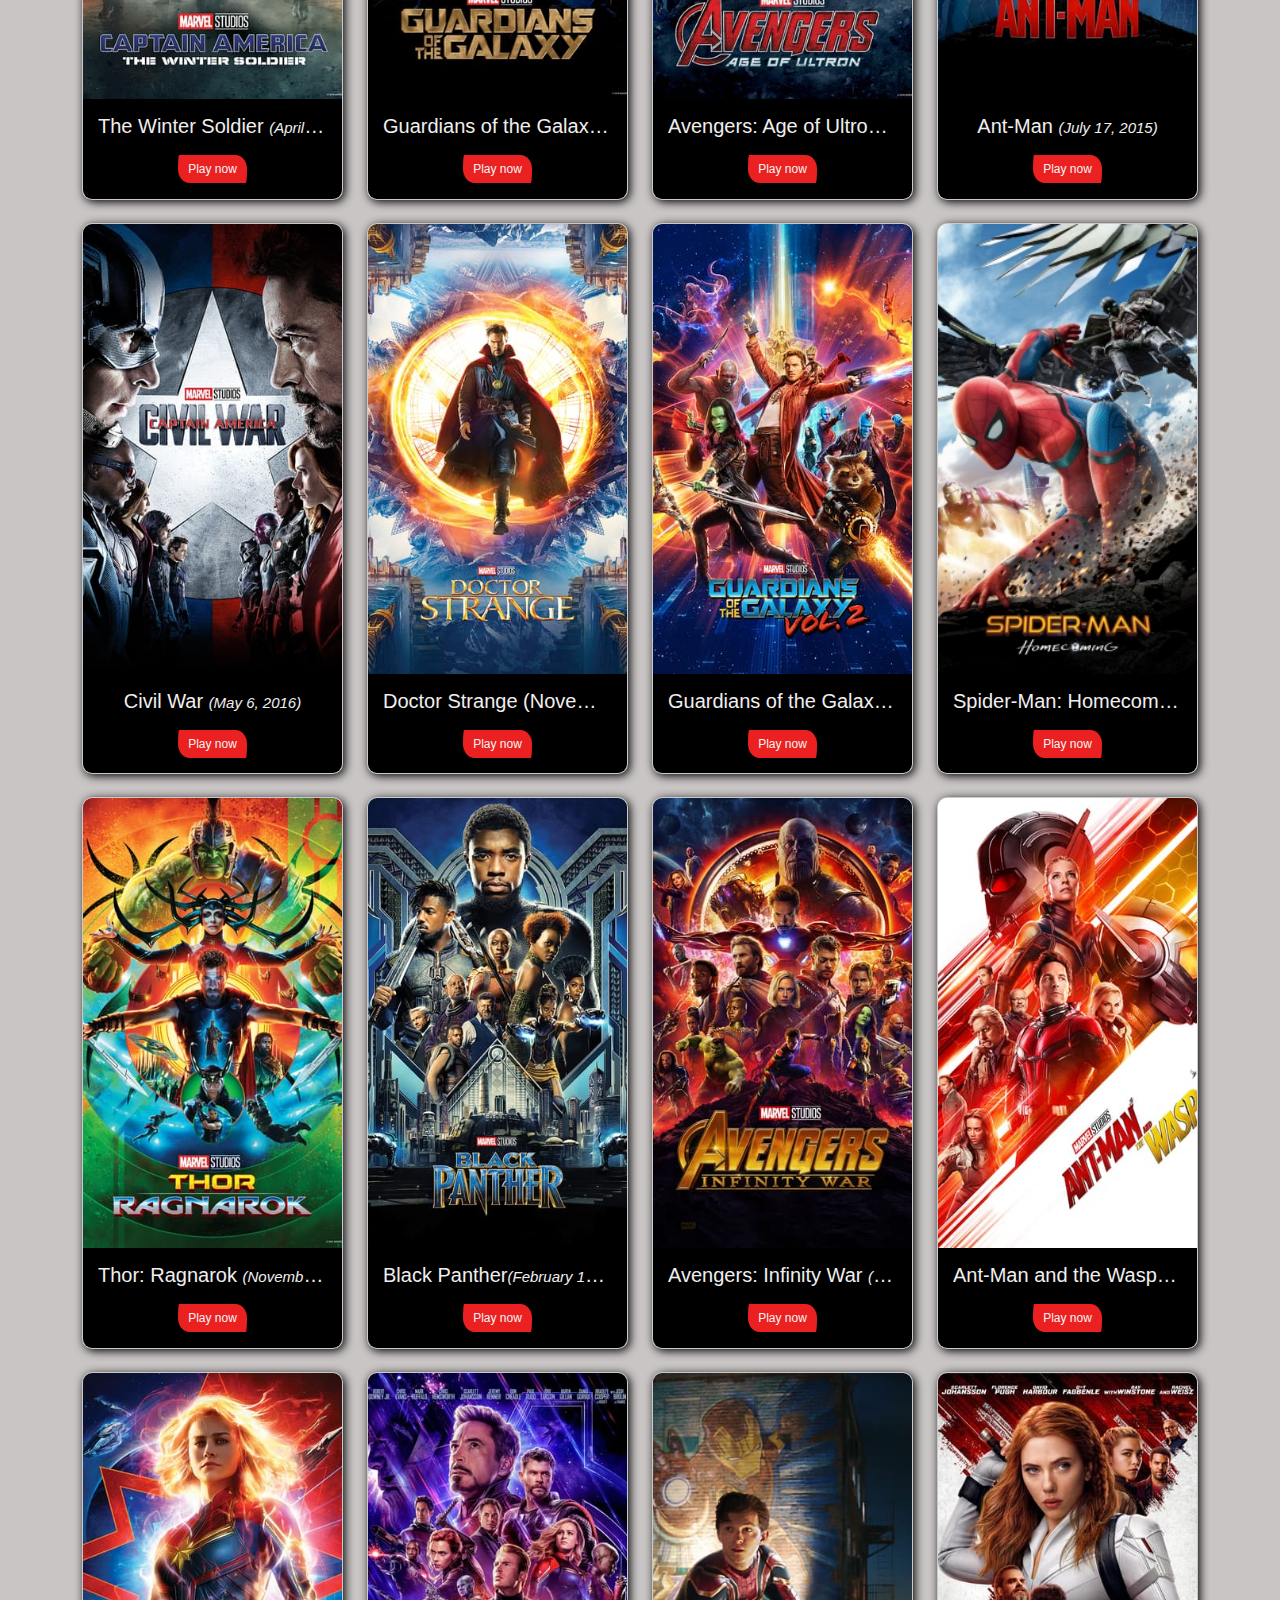
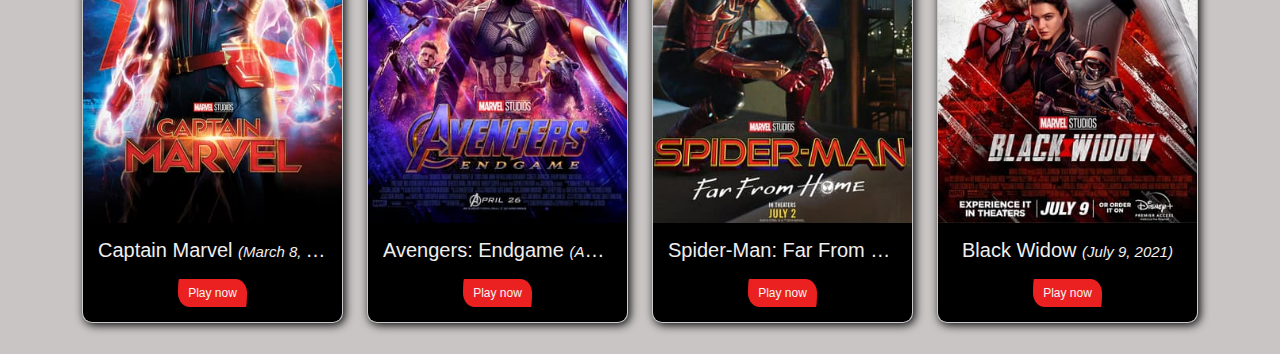
<file: Movies/movies.html>
<!DOCTYPE html>
<html lang="en">

<head>
    <meta charset="UTF-8">
    <meta http-equiv="X-UA-Compatible" content="IE=edge">
    <meta name="viewport" content="width=device-width, initial-scale=1.0">
    <title>Movies</title>
    <link rel="preconnect" href="https://fonts.googleapis.com">
    <link rel="preconnect" href="https://fonts.gstatic.com" crossorigin>
    <link href="https://fonts.googleapis.com/css2?family=Lobster&display=swap" rel="stylesheet">

    <link rel="stylesheet" href="../style.css">
    <link rel="stylesheet" href="movies.css">
<body>
    <main>
        <nav>
            <center>
                MOVIES
            </center>
        </nav>

        <section class="marvel-comics py-4">
            <div class="container">
                <div class="row gy-3">
                    <!--ironman-->
                    <div class="col-md-6 col-lg-3">
                        <div class="card marvel-card">
                            <div class="image">
                                <img src="images/ironman1.jpg" alt="thor">
                            </div>
                            <div class="title">
                                <h5 class="text-truncate">Iron Man   <i>(May 2, 2008)</i></h5>
                               
                                <a class="btn-readMore" href="https://hdtoday.tv/watch-movie/watch-iron-man-hd-19680.5349157">
                                    Play now
                                </a>
                            </div>
                        </div>
                    </div>
    
                    <!--The Incredible Hulk (-->
                    <div class="col-md-6 col-lg-3">
                        <div class="card marvel-card">
                            <div class="image">
                                <img src="images/the incredible hulk...jpg" alt="">
                            </div>
                            <div class="title">
                                <h5 class="text-truncate">The Incredible Hulk   <i>(June 13, 2008)</i></h5>
                                
                                <a class="btn-readMore" href="https://hdtoday.tv/watch-movie/watch-the-incredible-hulk-hd-19338.5349346">
                                    Play now
                                </a>
                            </div>
                        </div>
                    </div>
    
                    <!--Iron Man 2 -->
                    <div class="col-md-6 col-lg-3">
                        <div class="card marvel-card">
                            <div class="image">
                                <img src="images/Iron Man 2.jpg" alt="spider-man">
                            </div>
                            <div class="title">
                                <h5 class="text-truncate">Iron Man 2   <i>(May 7, 2010)</i></h5>
                               
                                <a class="btn-readMore" href="https://hdtoday.tv/watch-movie/watch-iron-man-2-hd-19665.5349055">
                                    Play now
                                </a>
                            </div>
                        </div>
                    </div>
    
                    <!--Thor-->
                    <div class="col-md-6 col-lg-3">
                        <div class="card marvel-card">
                            <div class="image">
                                <img src="images/thor.jpg" alt="">
                            </div>
                            <div class="title">
                                <h5 class="text-truncate">Thor<i>(May 6, 2011)</i></h5>
                                <a class="btn-readMore" href="https://hdtoday.tv/watch-movie/watch-thor-hd-19731.1613068">
                                    Play now
                                </a>
                            </div>
                        </div>
                    </div>
    
                    <!--Captain America: The First Avenger (July 22, 2011)-->
                    <div class="col-md-6 col-lg-3">
                        <div class="card marvel-card">
                            <div class="image">
                                <img src="images/Captain America The First Avenger .....jpg" alt="">
                            </div>
                            <div class="title">
                                <h5 class="text-truncate">Captain America <i>(July 22, 2011)</i> </h5>
                                <a class="btn-readMore" href="https://hdtoday.tv/watch-movie/watch-captain-america-the-first-avenger-hd-19108.5298445">
                                    Play now
                                </a>
                            </div>
                        </div>
                    </div>
    
                    <!--Marvel’s The First Avengers (May 4, 2012)-->
                    <div class="col-md-6 col-lg-3">
                        <div class="card marvel-card">
                            <div class="image">
                                <img src="./images/first avengersss.jpg " alt="">
                            </div>
                            <div class="title">
                                <h5 class="text-truncate">Avengers <i>(May 4, 2012)</i></h5>
                                <a class="btn-readMore" href="https://hdtoday.tv/watch-movie/watch-the-avengers-hd-19782.5297293">
                                    Play now
                                </a>
                            </div>
                        </div>
                    </div>
    
                    <!--Iron Man 3 (May 3, 2013)-->
                    <div class="col-md-6 col-lg-3">
                        <div class="card marvel-card">
                            <div class="image">
                                <img src="images/Iron Man 3 (May 3, 2013).jpg" alt="">
                            </div>
                            <div class="title">
                                <h5 class="text-truncate">Iron Man 3 <i>(May 3, 2013)</i></h5>
                                <a class="btn-readMore" href="https://hdtoday.tv/watch-movie/watch-iron-man-3-hd-19562.5297653">
                                    Play now
                                </a>
                            </div>
                        </div>
                    </div>
    
                    <!--Thor: The Dark World (November 8, 2013) -->
                    <div class="col-md-6 col-lg-3">
                        <div class="card marvel-card">
                            <div class="image">
                                <img src="images/Thor The Dark World.jpg" alt="">
                            </div>
                            <div class="title">
                                <h5 class="text-truncate">Thor The Dark World <i> (Nov 8,2013)</i> </h5>
                                <a class="btn-readMore" href="https://hdtoday.tv/watch-movie/watch-thor-the-dark-world-hd-19692.5297452">
                                    Play now
                                </a>
                            </div>
        
                        </div>
                    </div>
    
                    <!--Captain America: The Winter Soldier (April 4, 2014)-->
                    <div class="col-md-6 col-lg-3">
                        <div class="card marvel-card">
                            <div class="image">
                                <img src="images/Captain America The Winter Soldier (April 4, 2014).jpg" alt="">
                            </div>
                            <div class="title">
                                <h5 class="text-truncate">The Winter Soldier <i>(April 4, 2014</i>)</h5>
                                <a class="btn-readMore" href="https://hdtoday.tv/watch-movie/watch-captain-america-the-winter-soldier-hd-18744.1613346">
                                    Play now
                                </a>
                            </div>
                        </div>
                    </div>
    
                    <!--Guardians of the Galaxy (August 1, 2014)-->
                    <div class="col-md-6 col-lg-3">
                        <div class="card marvel-card">
                            <div class="image">
                                <img src="images/Guardians of the Galaxy (August 1, 2014).jpg" alt="">
                            </div>
                            <div class="title">
                                <h5 class="text-truncate">Guardians of the Galaxy <i>(Aug 1, 2014)</i></h5>
                                <a class="btn-readMore" href="https://hdtoday.tv/watch-movie/watch-guardians-of-the-galaxy-hd-19781.5297278">
                                     Play now
                                </a>
                            </div>
                        </div>
                    </div>
    
                    <!--Avengers: Age of Ultron (May 1, 2015)-->
                    <div class="col-md-6 col-lg-3">
                        <div class="card marvel-card">
                            <div class="image">
                                <img src="images/Avengers Age of Ultron (May 1, 2015).jpg" alt="">
                            </div>
                            <div class="title">
                                <h5 class="text-truncate">Avengers: Age of Ultron <i>(May 1, 2015)</i></h5>
                                <a class="btn-readMore" href="https://hdtoday.tv/watch-movie/watch-avengers-age-of-ultron-hd-19729.5349028">
                                    Play now
                                </a>
                            </div>
                        </div>
                    </div>
    
                    <!--Ant-Man (July 17, 2015)-->
                    <div class="col-md-6 col-lg-3">
                        <div class="card marvel-card">
                            <div class="image">
                                <img src="images/Ant-Man (July 17, 2015).jpg" alt="">
                            </div>
                            <div class="title">
                                <h5 class="text-truncate">Ant-Man <i> (July 17, 2015)</i></h5>
                                <a class="btn-readMore" href="https://hdtoday.tv/watch-movie/watch-antman-hd-19744.5297347">
                                   Play now
                                </a>
                            </div>
                        </div>
                    </div>
    
                    <!--Captain America: Civil War (May 6, 2016)-->
                    <div class="col-md-6 col-lg-3">
                        <div class="card marvel-card">
                            <div class="image">
                                <img src="images/Captain America Civil War (May 6, 2016).jpg" alt="">
                            </div>
                            <div class="title">
                                <h5 class="text-truncate"> Civil War <i>(May 6, 2016)</i></h5>
                                <a class="btn-readMore" href="https://hdtoday.tv/watch-movie/watch-captain-america-civil-war-hd-19712.5297419">
                                    Play now
                                </a>
                            </div>
                        </div>
                    </div>
    
                    <!--Doctor Strange (November 4, 2016)-->
                    <div class="col-md-6 col-lg-3">
                        <div class="card marvel-card">
                            <div class="image">
                                <img src="images/Doctor Strange (November 4, 2016).jpg" alt="">
                            </div>
                            <div class="title">
                                <h5 class="text-truncate">Doctor Strange (November 4, 2016)</h5>
                                <a class="btn-readMore" href="https://hdtoday.tv/watch-movie/watch-doctor-strange-hd-19707.5297413">
                                      Play now
                                </a>
                            </div>
                        </div>
                    </div>
    
                    <!--Guardians of the Galaxy Vol. 2 (May 5, 2017)-->
                    <div class="col-md-6 col-lg-3">
                        <div class="card marvel-card">
                            <div class="image">
                                <img src="images/Guardians of the Galaxy Vol. 2 (May 5, 2017).jpg"
                                    alt="">
                            </div>
                            <div class="title">
                                <h5 class="text-truncate">Guardians of the Galaxy Vol. 2 <i>(May 5, 2017)</i></h5>
                                <a class="btn-readMore" href="https://hdtoday.tv/watch-movie/watch-guardians-of-the-galaxy-vol-2-hd-19735.5297371">
                                     Play now
                                </a>
                            </div>
                        </div>
                    </div>
    
                    <!--Spider-Man: Homecoming (July 7, 2017)-->
                    <div class="col-md-6 col-lg-3">
                        <div class="card marvel-card">
                            <div class="image">
                                <img src="images/Homecoming (July 7, 2017).jpg" alt="">
                            </div>
                            <div class="title">
                                <h5 class="text-truncate">Spider-Man: Homecoming <i>(July 7, 2017)</i> </h5>
                                <a class="btn-readMore" href="https://read.marvel.com/#/book/41326">
                                    Play now
                                </a>
                            </div>
                        </div>
                    </div>
    
                    <!--Thor: Ragnarok (November 3, 2017)-->
                    <div class="col-md-6 col-lg-3">
                        <div class="card marvel-card">
                            <div class="image">
                                <img src="images/Thor Ragnarok (November 3, 2017).jpg" alt="">
                            </div>
                            <div class="title">
                                <h5 class="text-truncate">Thor: Ragnarok <i>(November 3, 2017)</i> </h5>
                                <a class="btn-readMore" href="https://hdtoday.tv/watch-movie/watch-thor-ragnarok-hd-19784.5297263">
                                     Play now
                                </a>
                            </div>
                        </div>
                    </div>
    
                    <!--Black Panther (February 16, 2018)-->
                    <div class="col-md-6 col-lg-3">
                        <div class="card marvel-card">
                            <div class="image">
                                <img src="images/Black Panther (February 16, 2018).jpg" alt="">
                            </div>
                            <div class="title">
                                <h5 class="text-truncate">Black Panther<i>(February 16, 2018)</i> </h5>
                                <a class="btn-readMore" href="https://hdtoday.tv/watch-movie/watch-black-panther-hd-19797.1613281">
                                    Play now
                                </a>
                            </div>
                        </div>
                    </div>
    
                    <!--Avengers: Infinity War (April 27, 2018)-->
                    <div class="col-md-6 col-lg-3">
                        <div class="card marvel-card">
                            <div class="image">
                                <img src="images/Avengers Infinity War (April 27, 2018).jpg" alt="">
                            </div>
                            <div class="title">
                                <h5 class="text-truncate">Avengers: Infinity War <i>(April 27, 2018)</i>  </h5>
                                <a class="btn-readMore" href="https://hdtoday.tv/watch-movie/watch-avengers-infinity-war-hd-19851.5297131">
                                     Play now
                                </a>
                            </div>
                        </div>
                    </div>
    
                    <!--Ant-Man and the Wasp (July 6, 2018) -->
                    <div class="col-md-6 col-lg-3">
                        <div class="card marvel-card">
                            <div class="image">
                                <img src="images/Ant-Man and the Wasp (July 6, 2018).jpg" alt="">
                            </div>
                            <div class="title">
                                <h5 class="text-truncate">Ant-Man and the Wasp <i>(July 6, 2018)</i>  </h5>
                                <a class="btn-readMore" href="https://hdtoday.tv/watch-movie/watch-antman-and-the-wasp-hd-19778.5297239">
                                    Play now
                                </a>
                            </div>
                        </div>
                    </div>
    
                    <!--Captain Marvel (March 8, 2019)-->
                    <div class="col-md-6 col-lg-3">
                        <div class="card marvel-card">
                            <div class="image">
                                <img src="images/Captain Marvel (March 8, 2019).jpg"
                                    alt="">
                            </div>
                            <div class="title">
                                <h5 class="text-truncate">Captain Marvel <i> (March 8, 2019)</i></h5>
                                <a class="btn-readMore" href="https://hdtoday.tv/watch-movie/watch-captain-marvel-hd-19635.5314033">
                                    Play now
                                </a>
                            </div>
                        </div>
                    </div>
    
                    <!--Avengers: Endgame (April 26, 2019) -->
                    <div class="col-md-6 col-lg-3">
                        <div class="card marvel-card">
                            <div class="image">
                                <img src="images/Avengers Endgame (April 26, 2019).jpg" alt="">
                            </div>
                            <div class="title">
                                <h5 class="text-truncate">Avengers: Endgame <i>(April 26, 2019)</i>  </h5>
                                <a class="btn-readMore" href="https://hdtoday.tv/watch-movie/watch-avengers-endgame-hd-19722.5376856">
                                    Play now
                                </a>
                            </div>
                        </div>
                    </div>
    
                    <!--Spider-Man: Far From Home (July 2, 2019) -->
                    <div class="col-md-6 col-lg-3">
                        <div class="card marvel-card">
                            <div class="image">
                                <img src="images/far from home ..............jpg" alt="">
                            </div>
                            <div class="title">
                                <h5 class="text-truncate">Spider-Man: Far From Home <i>(July 2, 2019)</i> </h5>
                                <a class="btn-readMore" href="https://hdtoday.tv/watch-movie/watch-spiderman-far-from-home-hd-17240.5389384">
                                    Play now
                                </a>
                            </div>
                        </div>
                    </div>
    
                    <!--Black Widow (July 9, 2021)  -->
                    <div class="col-md-6 col-lg-3">
                        <div class="card marvel-card">
                            <div class="image">
                                <img src="images/Black Widow (July 9, 2021).jpg"alt="">
                            </div>
                            <div class="title">
                                <h5 class="text-truncate">Black Widow <i>(July 9, 2021)</i> </h5>
                                <a class="btn-readMore" href="https://hdtoday.tv/watch-movie/watch-black-widow-hd-66666.4791526">
                                    Play now
                                </a>
                            </div>
                        </div>
                    </div>
                </div>
            </div>
        </section>
    </main>
</body>

</html>
</file>
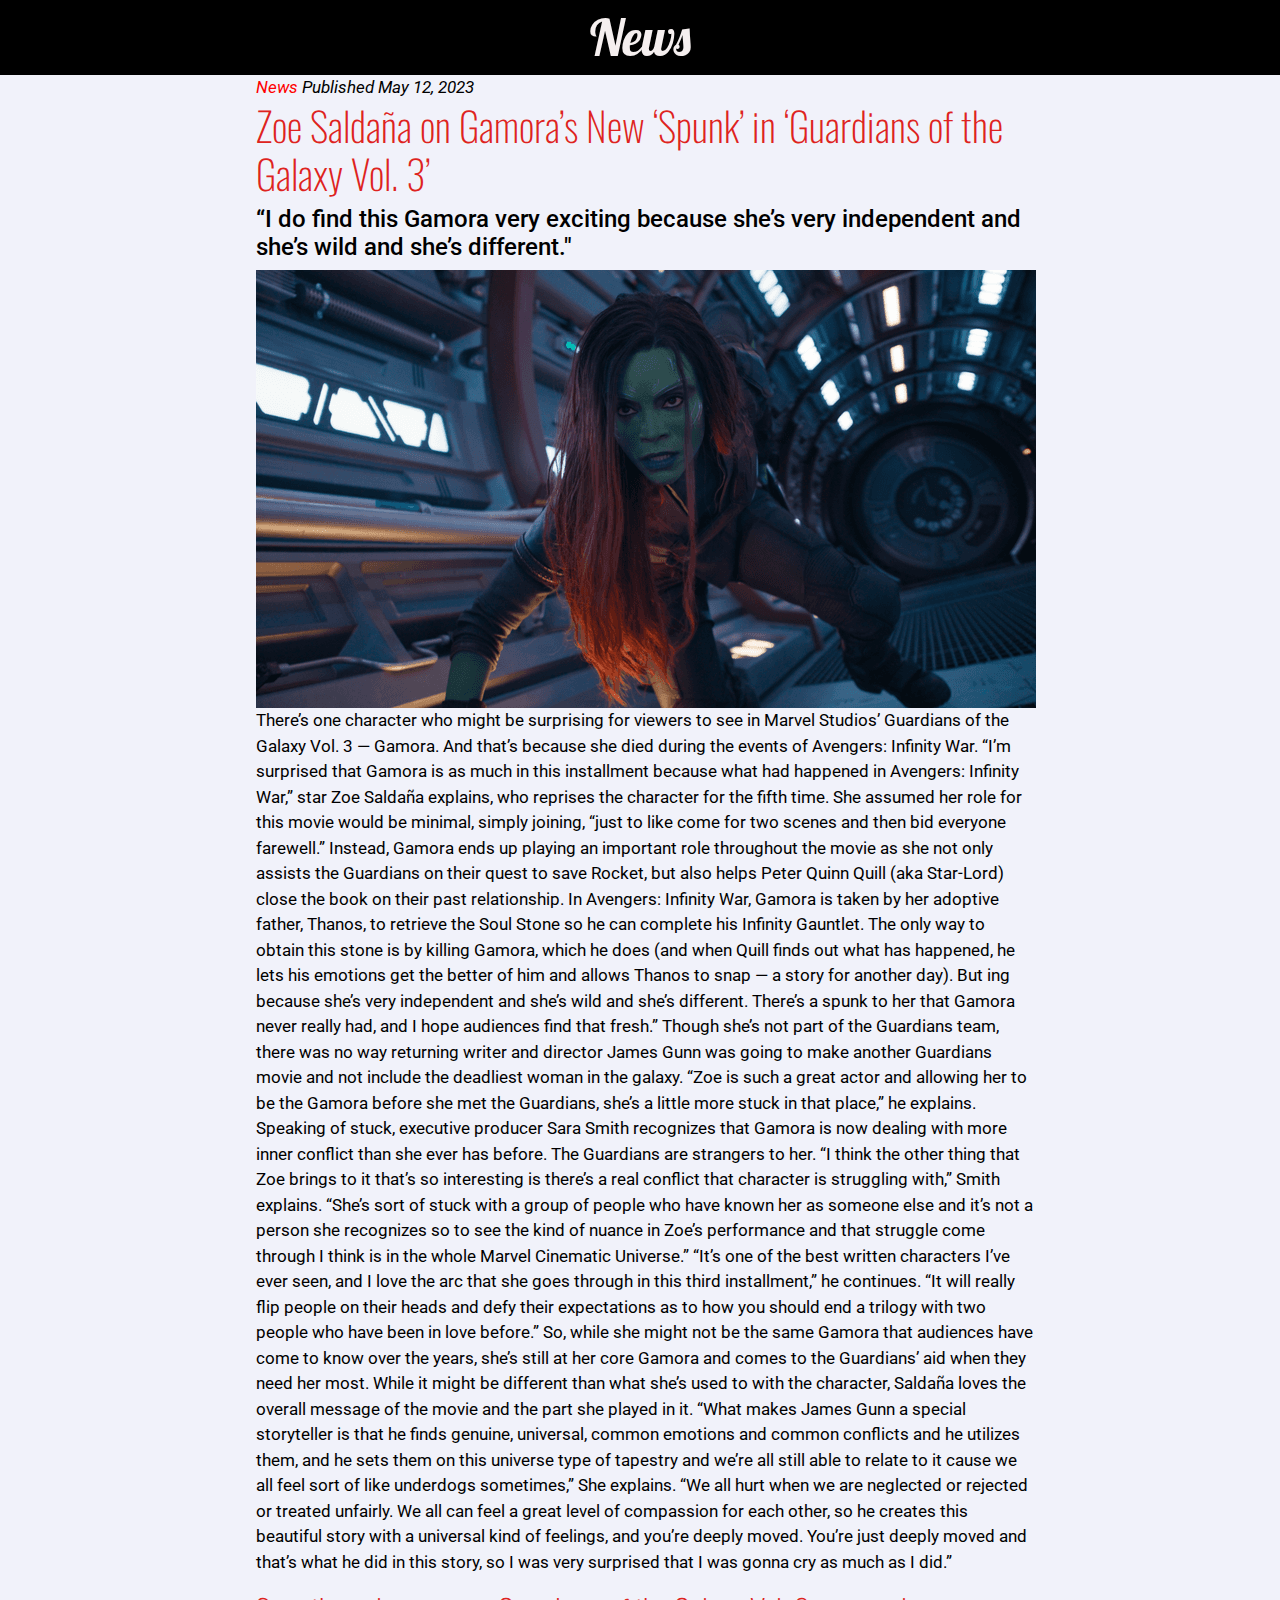
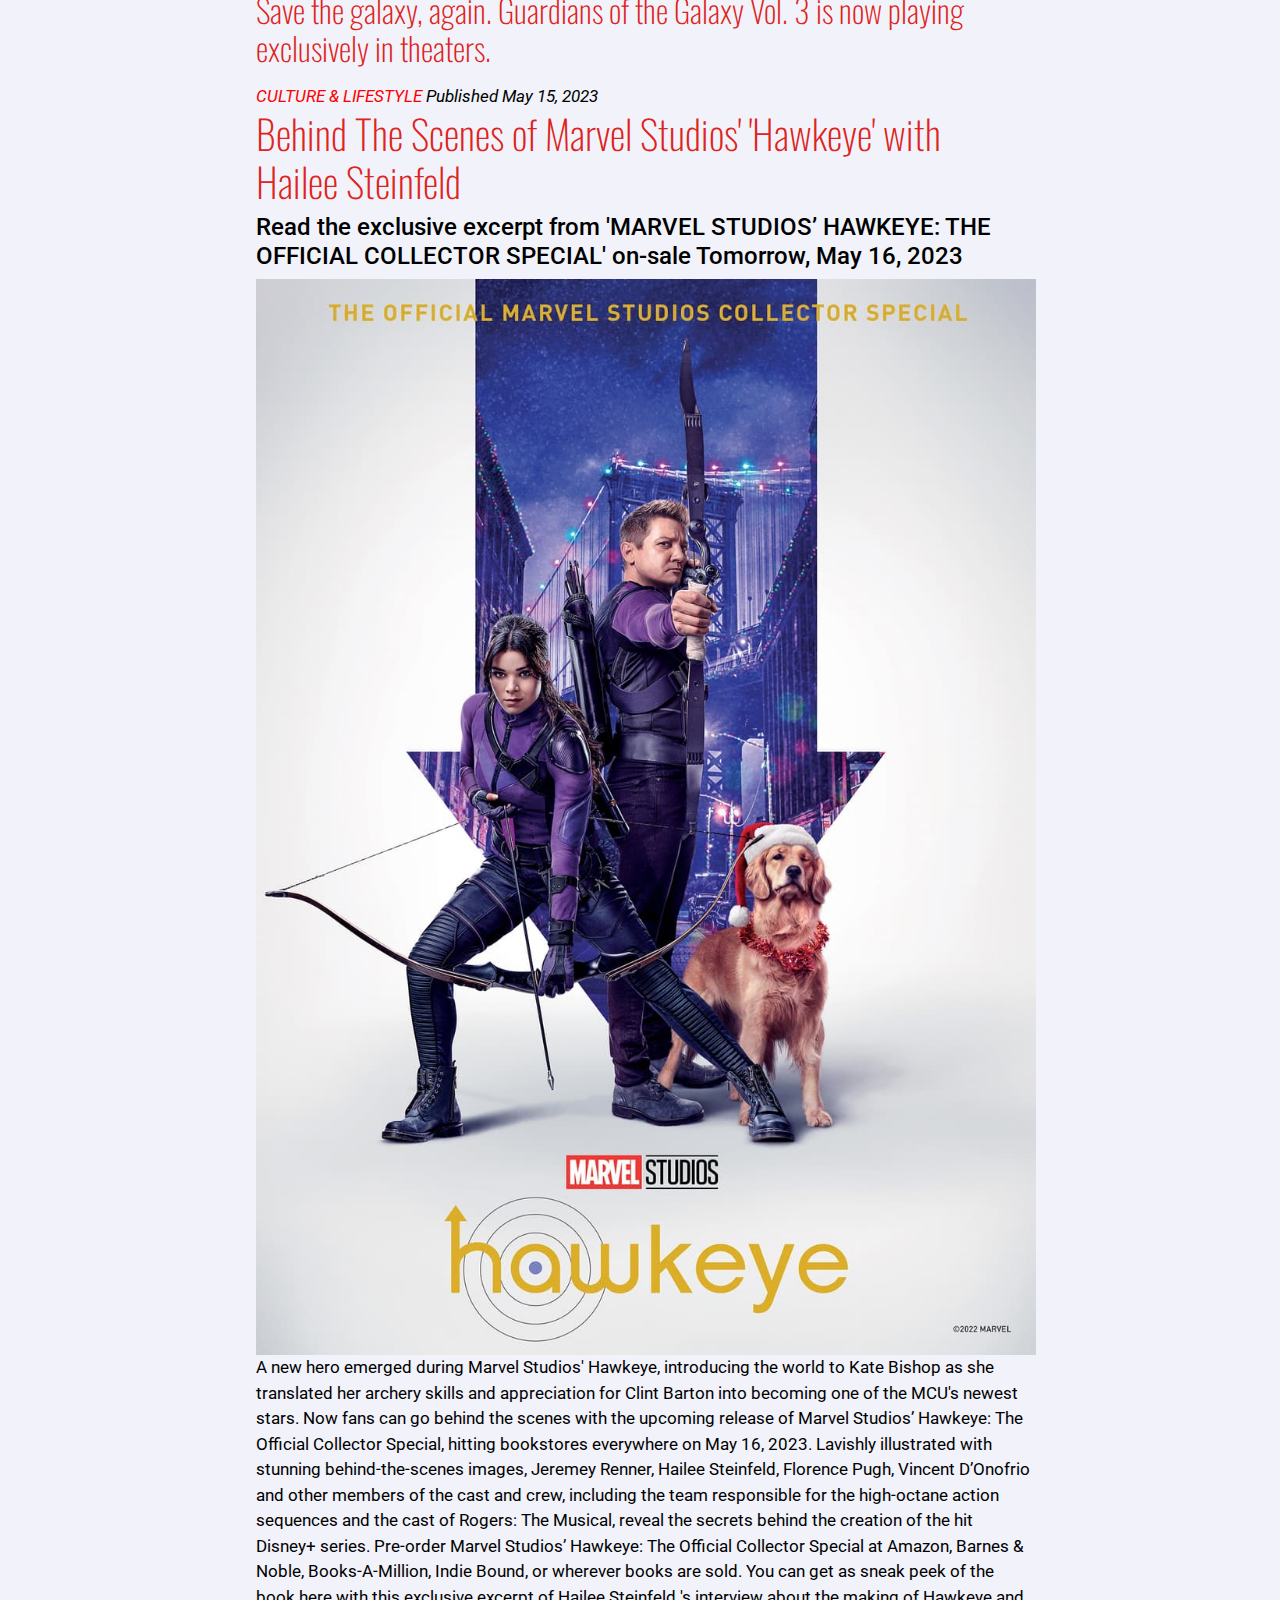
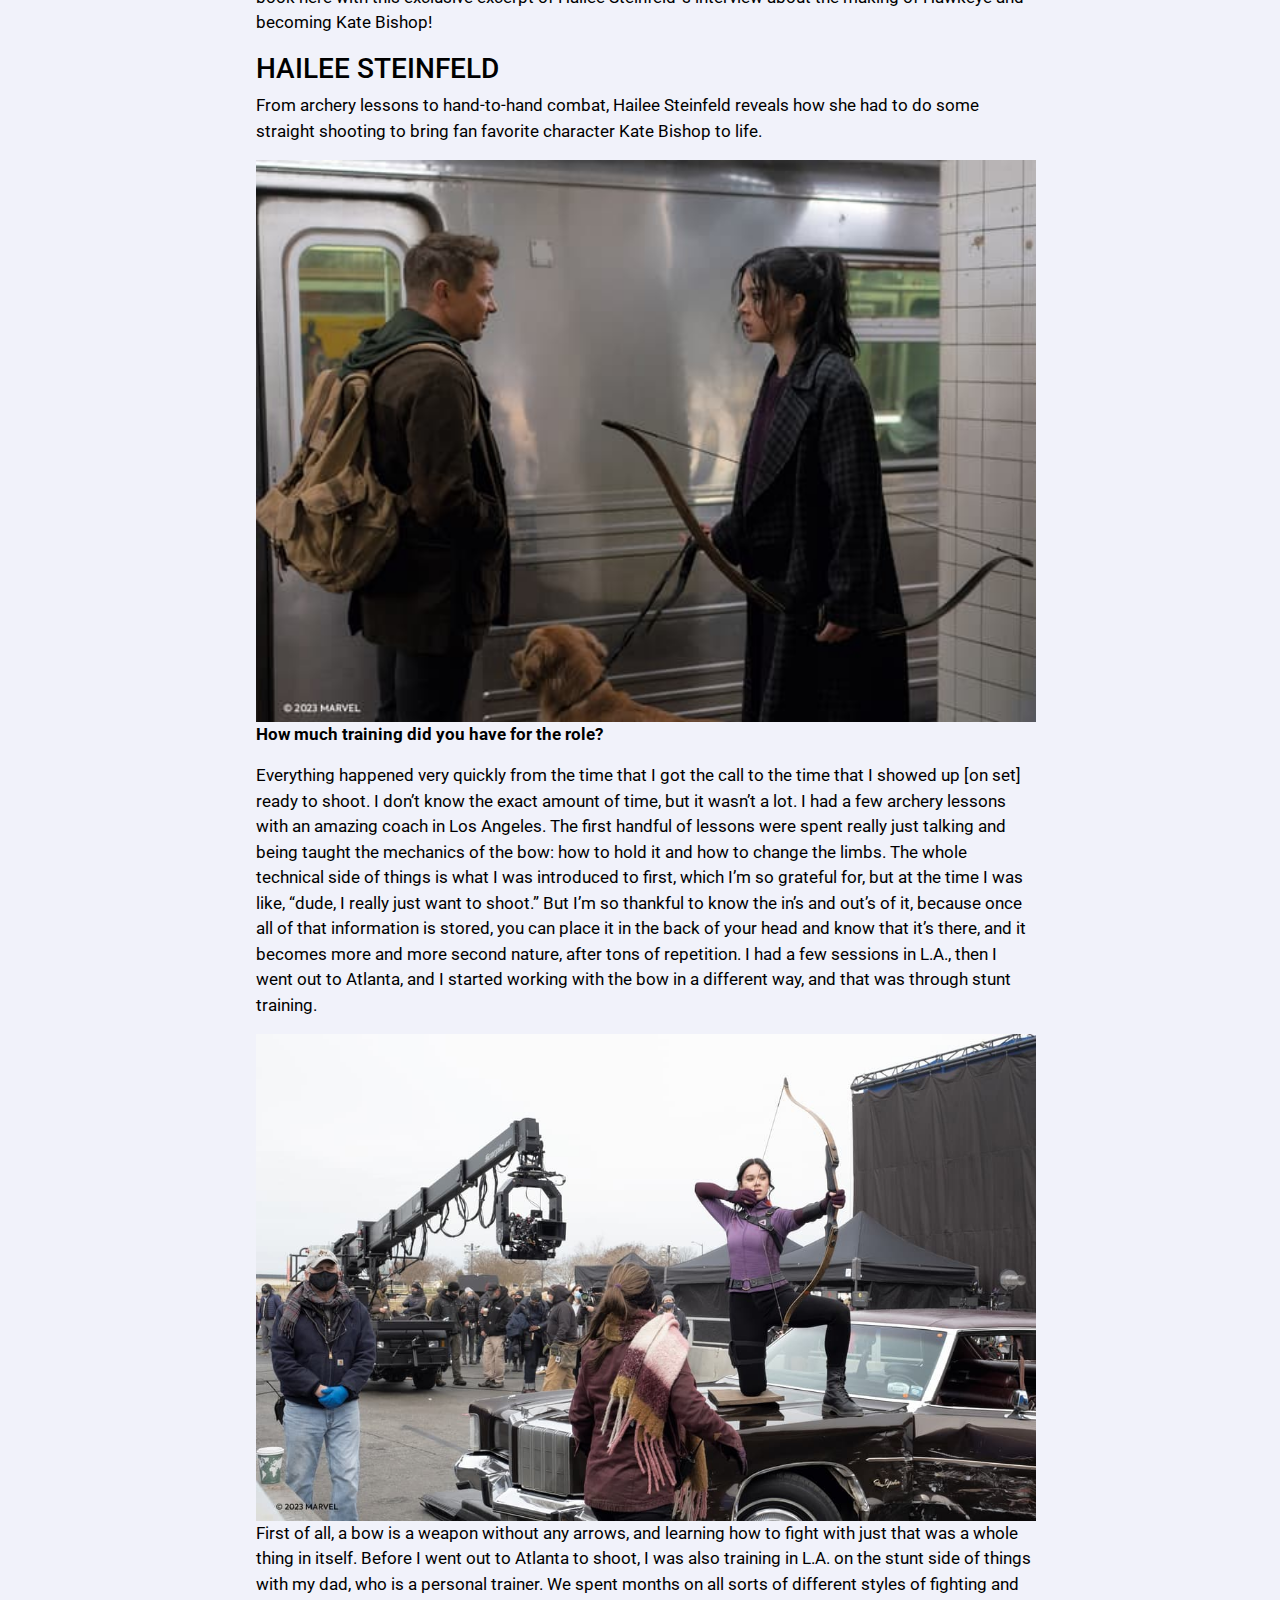
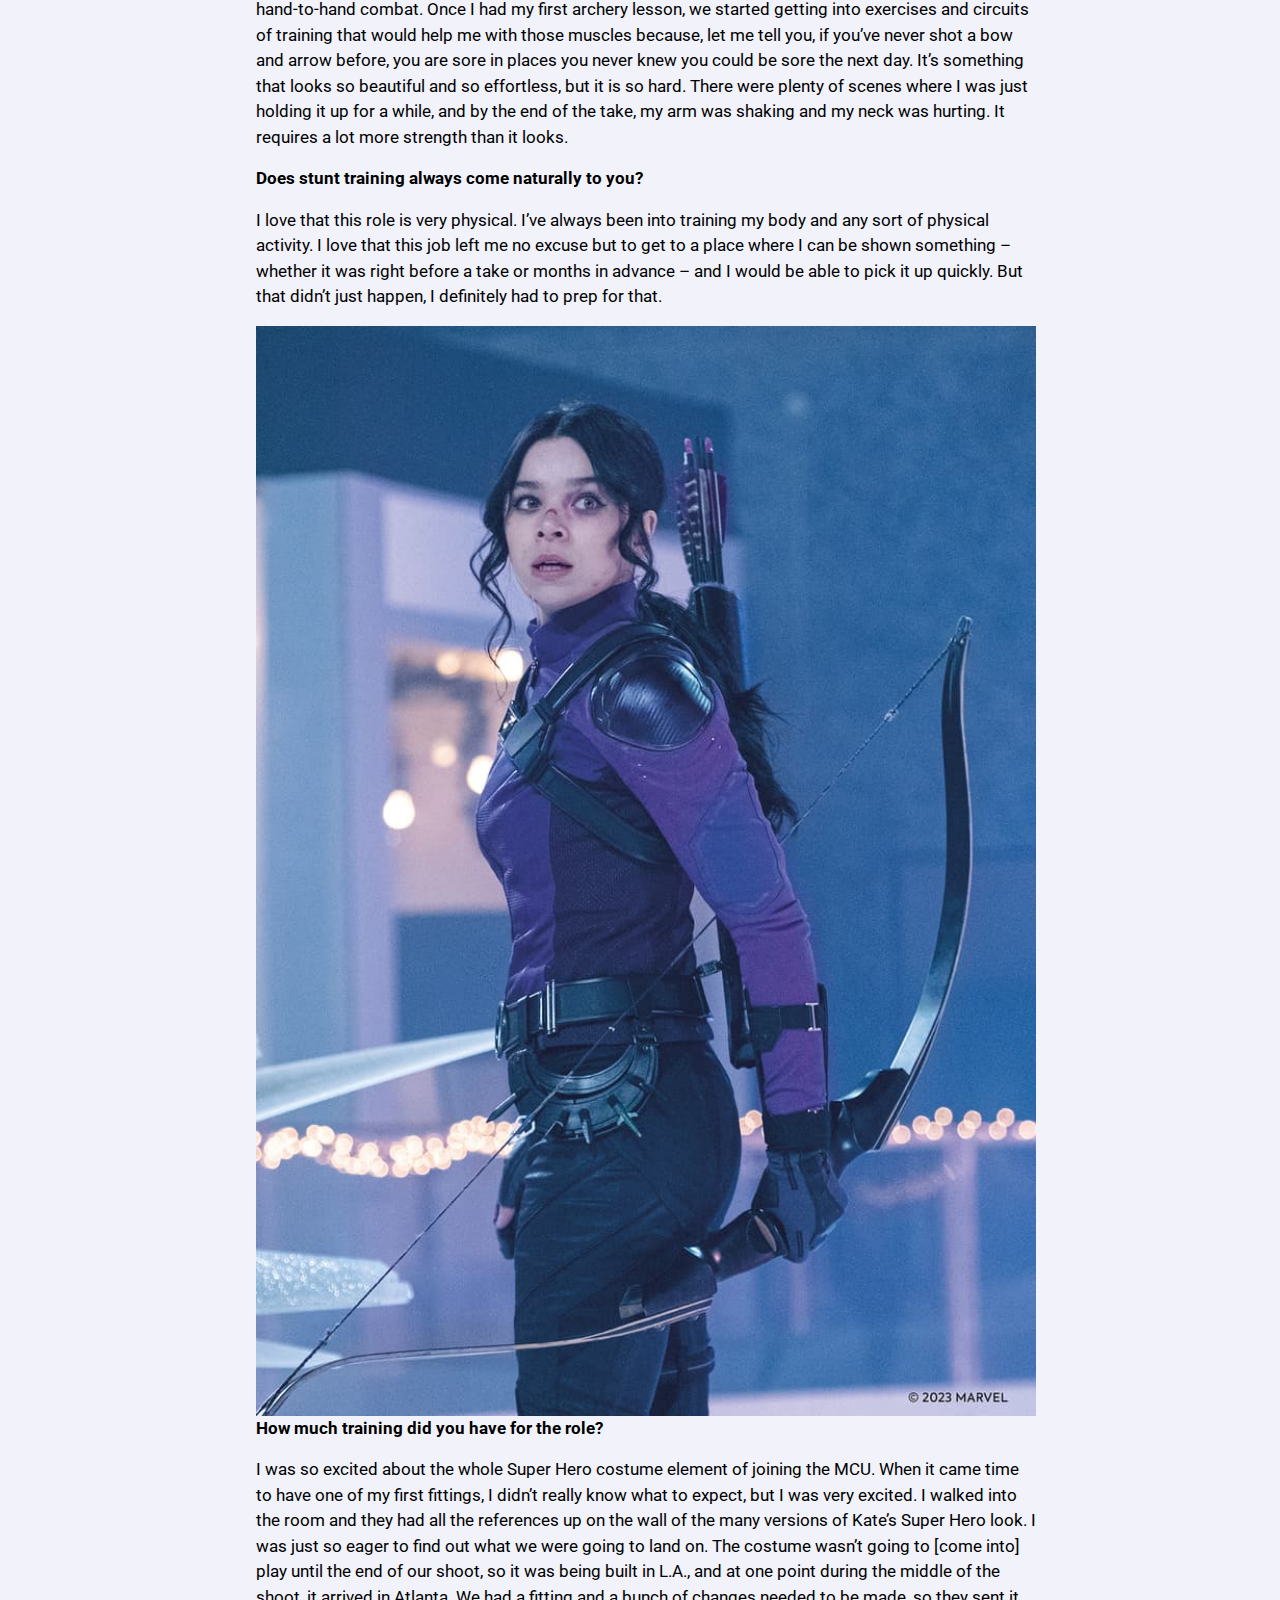
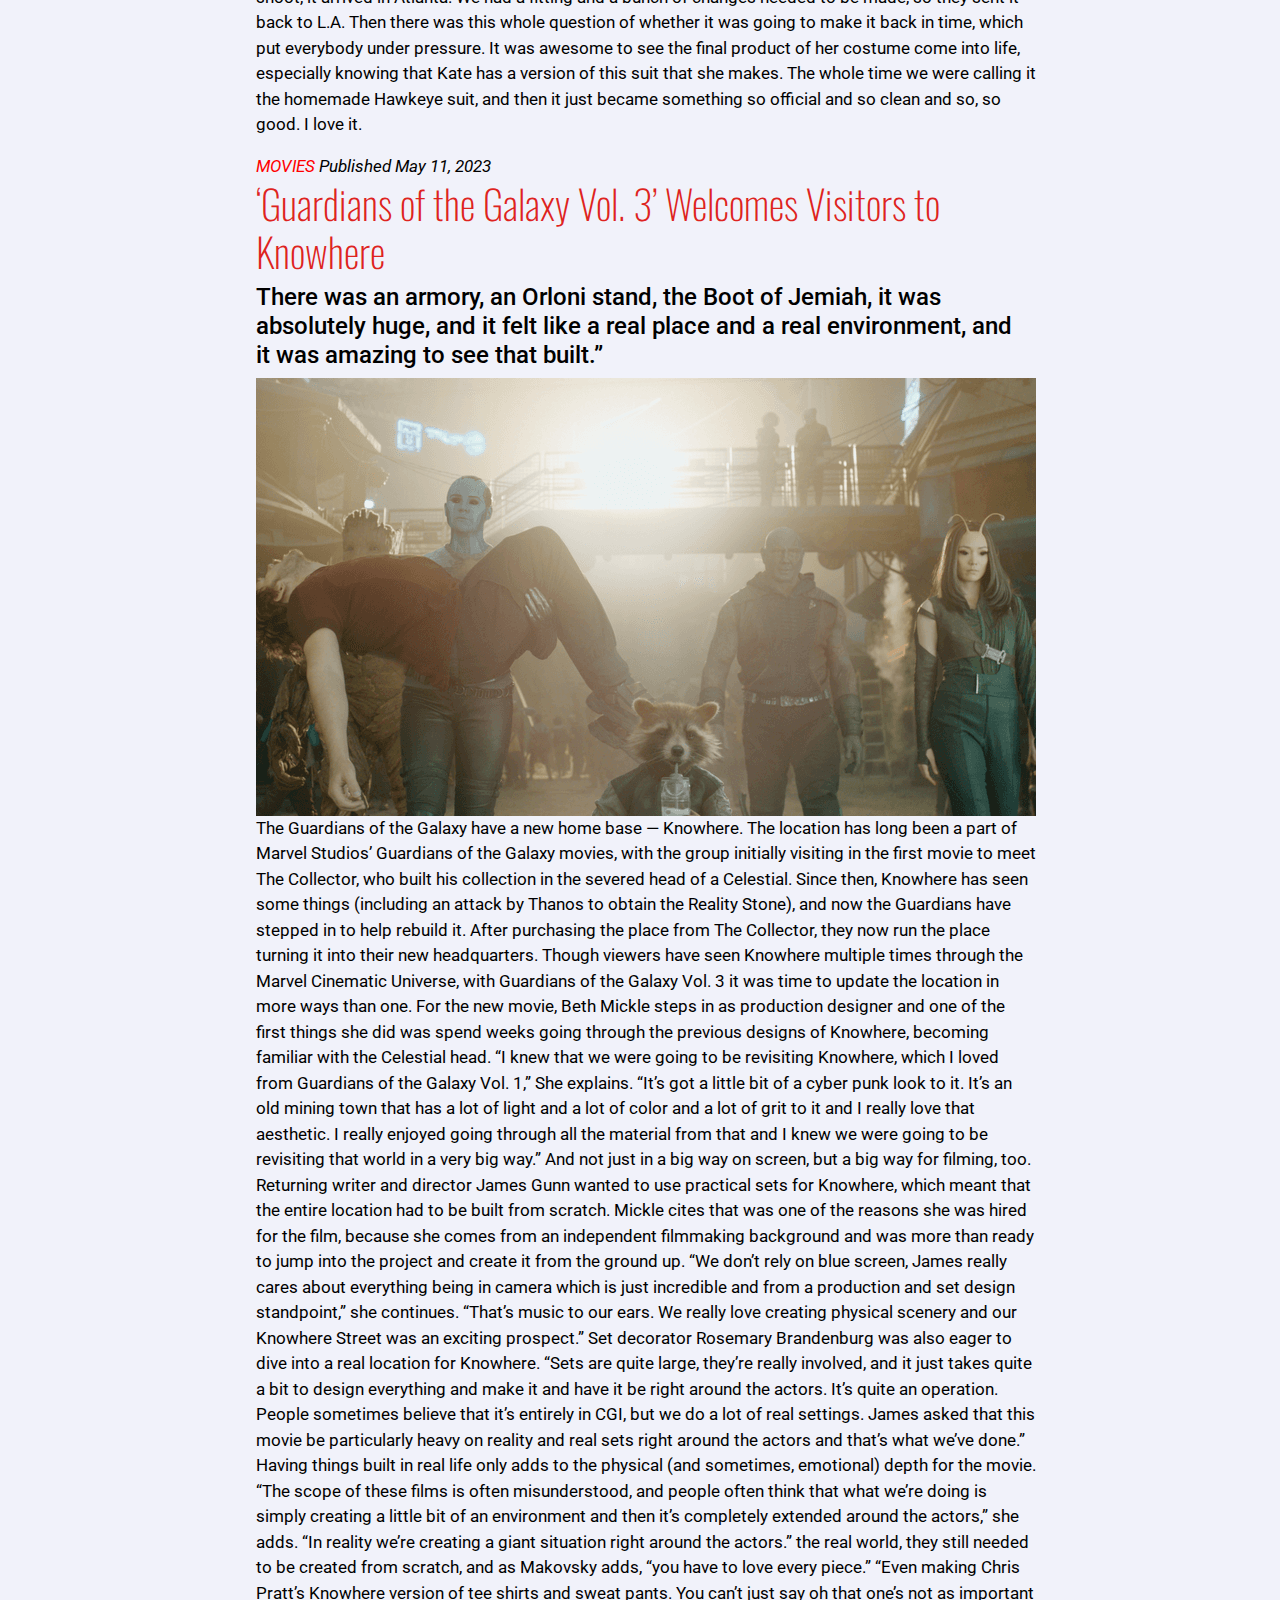
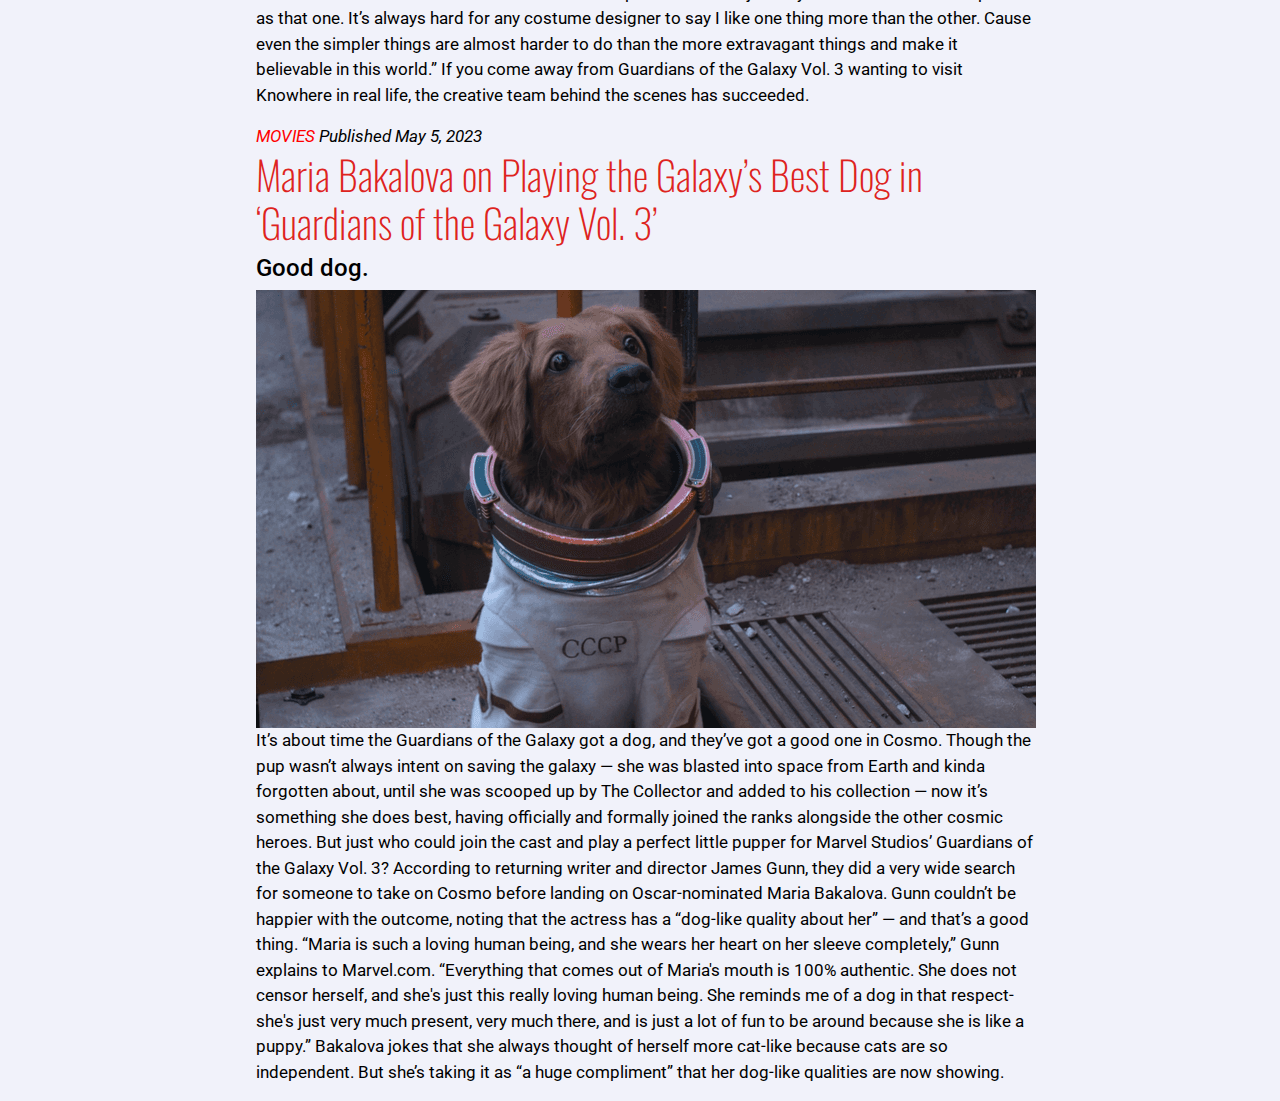
<file: news/news.html>
<!DOCTYPE html>
<html lang="en">
  <head>
    <meta charset="UTF-8" />
    <meta http-equiv="X-UA-Compatible" content="IE=edge" />
    <meta name="viewport" content="width=device-width, initial-scale=1.0" />
    <title>News</title>
    <link rel="stylesheet" href="/style.css">
    <link rel="stylesheet" href="news.css" />
    <link rel="preconnect" href="https://fonts.googleapis.com">
<link rel="preconnect" href="https://fonts.gstatic.com" crossorigin>
<link href="https://fonts.googleapis.com/css2?family=Oswald:wght@600&family=Roboto:wght@300&display=swap" rel="stylesheet">
 <link rel="preconnect" href="https://fonts.googleapis.com">
    <link rel="preconnect" href="https://fonts.gstatic.com" crossorigin>
    <link href="https://fonts.googleapis.com/css2?family=Lobster&display=swap" rel="stylesheet">
  </head>
  <body>
     <nav>
      <center>News</center>
    </nav>
    <main>
      <span>News</span>
      <i>Published May 12, 2023</i>
      <h1>
        Zoe Saldaña on Gamora’s New ‘Spunk’ in ‘Guardians of the Galaxy Vol. 3’
      </h1>
      <h4>
        “I do find this Gamora very exciting because she’s very independent and
        she’s wild and she’s different."
      </h4>
      <img src="./images/gamora.png" alt="">
      <p>
        There’s one character who might be surprising for viewers to see in
        Marvel Studios’ Guardians of the Galaxy Vol. 3 — Gamora. And that’s
        because she died during the events of Avengers: Infinity War. “I’m
        surprised that Gamora is as much in this installment because what had
        happened in Avengers: Infinity War,” star Zoe Saldaña explains, who
        reprises the character for the fifth time. She assumed her role for this
        movie would be minimal, simply joining, “just to like come for two
        scenes and then bid everyone farewell.” Instead, Gamora ends up playing
        an important role throughout the movie as she not only assists the
        Guardians on their quest to save Rocket, but also helps Peter Quinn
        Quill (aka Star-Lord) close the book on their past relationship. In
        Avengers: Infinity War, Gamora is taken by her adoptive father, Thanos,
        to retrieve the Soul Stone so he can complete his Infinity Gauntlet. The
        only way to obtain this stone is by killing Gamora, which he does (and
        when Quill finds out what has happened, he lets his emotions get the
        better of him and allows Thanos to snap — a story for another day). But
       ing because she’s very independent and she’s
        wild and she’s different. There’s a spunk to her that Gamora never
        really had, and I hope audiences find that fresh.” Though she’s not part
        of the Guardians team, there was no way returning writer and director
        James Gunn was going to make another Guardians movie and not include the
        deadliest woman in the galaxy. “Zoe is such a great actor and allowing
        her to be the Gamora before she met the Guardians, she’s a little more
        stuck in that place,” he explains. Speaking of stuck, executive producer
        Sara Smith recognizes that Gamora is now dealing with more inner
        conflict than she ever has before. The Guardians are strangers to her.
        “I think the other thing that Zoe brings to it that’s so interesting is
        there’s a real conflict that character is struggling with,” Smith
        explains. “She’s sort of stuck with a group of people who have known her
        as someone else and it’s not a person she recognizes so to see the kind
        of nuance in Zoe’s performance and that struggle come through I think is
       in the whole Marvel
        Cinematic Universe.” “It’s one of the best written characters I’ve ever
        seen, and I love the arc that she goes through in this third
        installment,” he continues. “It will really flip people on their heads
        and defy their expectations as to how you should end a trilogy with two
        people who have been in love before.” So, while she might not be the
        same Gamora that audiences have come to know over the years, she’s still
        at her core Gamora and comes to the Guardians’ aid when they need her
        most. While it might be different than what she’s used to with the
        character, Saldaña loves the overall message of the movie and the part
        she played in it. “What makes James Gunn a special storyteller is that
        he finds genuine, universal, common emotions and common conflicts and he
        utilizes them, and he sets them on this universe type of tapestry and
        we’re all still able to relate to it cause we all feel sort of like
        underdogs sometimes,” She explains. “We all hurt when we are neglected
        or rejected or treated unfairly. We all can feel a great level of
        compassion for each other, so he creates this beautiful story with a
        universal kind of feelings, and you’re deeply moved. You’re just deeply
        moved and that’s what he did in this story, so I was very surprised that
        I was gonna cry as much as I did.”
        <h2>Save the galaxy, again. Guardians of the Galaxy Vol. 3 is now playing exclusively in theaters. </h2>
      </p>


      <span>CULTURE & LIFESTYLE</span>
      <i>Published May 15, 2023</i>
      <h1>Behind The Scenes of Marvel Studios' 'Hawkeye' with Hailee Steinfeld</h1>
      <h4>Read the exclusive excerpt from 'MARVEL STUDIOS’ HAWKEYE: THE OFFICIAL COLLECTOR SPECIAL' on-sale Tomorrow, May 16, 2023</h4>
      <p>
      <img src="./images/hawkeye_cover_opt.jpg" alt="">
        A new hero emerged during Marvel Studios' Hawkeye, introducing the world to Kate Bishop as she translated her archery skills and appreciation for Clint Barton into becoming one of the MCU's newest stars. Now fans can go behind the scenes with the upcoming release of Marvel Studios’ Hawkeye: The Official Collector Special, hitting bookstores everywhere on May 16, 2023.

Lavishly illustrated with stunning behind-the-scenes images, Jeremey Renner, Hailee Steinfeld, Florence Pugh, Vincent D’Onofrio and other members of the cast and crew, including the team responsible for the high-octane action sequences and the cast of Rogers: The Musical, reveal the secrets behind the creation of the hit Disney+ series.

Pre-order Marvel Studios’ Hawkeye: The Official Collector Special at Amazon, Barnes & Noble, Books-A-Million, Indie Bound, or wherever books are sold.

You can get as sneak peek of the book here with this exclusive excerpt of  Hailee Steinfeld 's interview about the making of Hawkeye and becoming Kate Bishop!
      </p>
      <h3>HAILEE STEINFELD</h3>
    <p>From archery lessons to hand-to-hand combat, Hailee Steinfeld reveals how she had to do some straight shooting to bring fan favorite character Kate Bishop to life.</p>
      <img src="./images/hawkeye 2.jpg" alt="">
     <p><strong>How much training did you have for the role?</strong></p> 
     <p>Everything happened very quickly from the time that I got the call to the time that I showed up [on set] ready to shoot. I don’t know the exact amount of time, but it wasn’t a lot. I had a few archery lessons with an amazing coach in Los Angeles. The first handful of lessons were spent really just talking and being taught the mechanics of the bow: how to hold it and how to change the limbs. The whole technical side of things is what I was introduced to first, which I’m so grateful for, but at the time I was like, “dude, I really just want to shoot.” But I’m so thankful to know the in’s and out’s of it, because once all of that information is stored, you can place it in the back of your head and know that it’s there, and it becomes more and more second nature, after tons of repetition. I had a few sessions in L.A., then I went out to Atlanta, and I started working with the bow in a different way, and that was through stunt training.</p>
  <img src="./images/hawkeye3.jpg" alt="">
    <p>First of all, a bow is a weapon without any arrows, and learning how to fight with just that was a whole thing in itself. Before I went out to Atlanta to shoot, I was also training in L.A. on the stunt side of things 
      with my dad, who is a personal trainer. We spent months on all sorts of different styles of fighting and hand-to-hand combat. Once I had my first archery lesson, we started getting into exercises and circuits 
      of training that would help me with those muscles because, let me tell you, if you’ve never shot a bow and arrow before, you are sore in places you never knew you could be sore the next day. It’s something that looks so beautiful and so effortless, but it is so hard. There were plenty of scenes where 
      I was just holding it up for a while, and by the end of the take, my arm was shaking and my neck was hurting. It requires a lot more strength than it looks.</p>
 <p><strong>Does stunt training always come naturally to you?</strong></p>
<p>I love that this role is very physical. I’ve always been into training my body and any sort of physical activity. I love that this job left me no excuse but to get 
  to a place where I can be shown something – whether it was right before a take or months in advance – and I would be able to pick it up quickly. But that didn’t just happen,
   I definitely had to prep for that.</p>
   <img src="./images/hawkeye 4.jpg" alt="">
   <p><strong>How much training did you have for the role?</strong></p> 
   <p>  I was so excited about the whole Super Hero costume element of joining the MCU. When it came time to have one of my first fittings, I didn’t really know what to expect, but I was very excited. I walked into the room and they had all the references up on the wall of the many versions of Kate’s Super Hero look. I was just so eager to find out what we were going to land on.

The costume wasn’t going to [come into] play until the end of our shoot, so it was being built in L.A., and at one point during the middle of the shoot, it arrived in Atlanta. We had a fitting and a bunch of changes needed to be made, so they sent it back to L.A. Then there was this whole question of whether it was going to make it back in time, which put everybody under pressure.

It was awesome to see the final product of her costume come into life, especially knowing that Kate has a version of this suit that she makes. The whole time we were calling it the homemade Hawkeye suit, and then it just became something so official and so clean and so, so good. I love it.</p>
   



<span>MOVIES</span>
      <i>Published May 11, 2023</i>
      <h1>
        ‘Guardians of the Galaxy Vol. 3’ Welcomes Visitors to Knowhere
      </h1>
      <h4>
        There was an armory, an Orloni stand, the Boot of Jemiah, it was absolutely huge, and it felt like a real place and a real environment, and it was amazing to see that built.”
      </h4>
    <img src="./images/gog 3.png" alt="">
      <p>The Guardians of the Galaxy have a new home base — Knowhere.

The location has long been a part of Marvel Studios’ Guardians of the Galaxy movies,
 with the group initially visiting in the first movie to meet The Collector, who built his collection in the severed head of a Celestial. Since then, Knowhere has seen some things (including an attack by Thanos to obtain the Reality Stone), and now the Guardians have stepped in to help rebuild it. After purchasing the place from The Collector, they now run the place turning it into their new headquarters.

Though viewers have seen Knowhere multiple times through the Marvel Cinematic Universe,
 with Guardians of the Galaxy Vol. 3 it was time to update the location in more ways than one. For the new movie, Beth Mickle steps in as production designer and one of the first things she did was spend weeks going through the previous designs of Knowhere, becoming familiar with the Celestial head.

“I knew that we were going to be revisiting Knowhere, which I loved from Guardians of the 
Galaxy Vol. 1,” She explains. “It’s got a little bit of a cyber punk look to it. It’s an old mining town that has a lot of light and a lot of color and a lot of grit to it and I really love that aesthetic. I really enjoyed going through all the material from that and I knew we were going to be revisiting that world in a very big way.”

And not just in a big way on screen, but a big way for filming, too. Returning writer
 and director James Gunn wanted to use practical sets for Knowhere, which meant
  that the entire location had to be built from scratch. Mickle cites that was one of the reasons she was hired for the film, because she comes from an independent filmmaking background and was more than ready to jump into the project and create it from the ground up.

“We don’t rely on blue screen, James really cares about everything being in camera which is 
just incredible and from a production and set design standpoint,” she continues. 
“That’s music to our ears. We really love creating physical scenery and our Knowhere Street was an exciting prospect.”

Set decorator Rosemary Brandenburg was also eager to dive into a real location for Knowhere. 
“Sets are quite large, they’re really involved, and it just takes quite a bit to design everything and make it and have it be right around the actors. It’s quite an operation. People sometimes believe that it’s entirely in CGI, but we do a lot of real settings. James asked that this movie be particularly heavy on reality and real sets right around the actors and that’s what we’ve done.”

Having things built in real life only adds to the physical (and sometimes, emotional) depth 
for the movie. “The scope of these films is often misunderstood, and people
 often think that what we’re doing is simply creating a little bit of an environment and then it’s completely extended around the actors,” she adds. “In reality we’re creating a giant situation right around the actors.”


 the real world, they still needed to be created from scratch, and as Makovsky adds,
  “you have to love every piece.”

“Even making Chris Pratt’s Knowhere version of tee shirts and sweat pants. You can’t 
just say oh that one’s not as important as that one. It’s always hard for any costume 
designer to say I like one thing more than the other. Cause even the simpler things are almost harder to do than the more extravagant things and make it believable in this world.”

If you come away from Guardians of the Galaxy Vol. 3 wanting to visit Knowhere in real life, the creative team behind the scenes has succeeded.</p>






<span>MOVIES</span>
      <i>Published May 5, 2023</i>
      <h1>
        Maria Bakalova on Playing the Galaxy’s Best Dog in ‘Guardians of the Galaxy Vol. 3’
      </h1>
      <h4>
        Good dog.
      </h4>
      <img src="./images/maria bakalova.png" alt="">
      <p>It’s about time the Guardians of the Galaxy got a dog, and they’ve got a
         good one in Cosmo. Though the pup wasn’t always intent on saving the galaxy — 
         she was blasted into space from Earth and kinda forgotten about, until she was scooped up by The 
         Collector and added to his collection — now it’s something she does best, having officially and formally joined the ranks alongside the other cosmic heroes.
But just who could join the cast and play a perfect little pupper for Marvel Studios’ 
Guardians of the Galaxy Vol. 3? According to returning writer and director James Gunn, 
they did a very wide search for someone to take on Cosmo before landing on Oscar-nominated 
Maria Bakalova. Gunn couldn’t be happier with the outcome, noting that the actress has a “dog-like quality about her” — and that’s a good thing.
“Maria is such a loving human being, and she wears her heart on her sleeve completely,” Gunn explains to Marvel.com. “Everything that comes out of Maria's mouth is 100% authentic. She does not censor herself, and she's just this really loving human being. She reminds me of a dog in that respect- she's just very much present, very much there, and is just a lot of fun to be around because she is like a puppy.”
Bakalova jokes that she always thought of herself more cat-like because cats are so independent. But she’s taking it as “a huge compliment” that her dog-like qualities are now showing.
</main>
  </body>
</html>
</file>
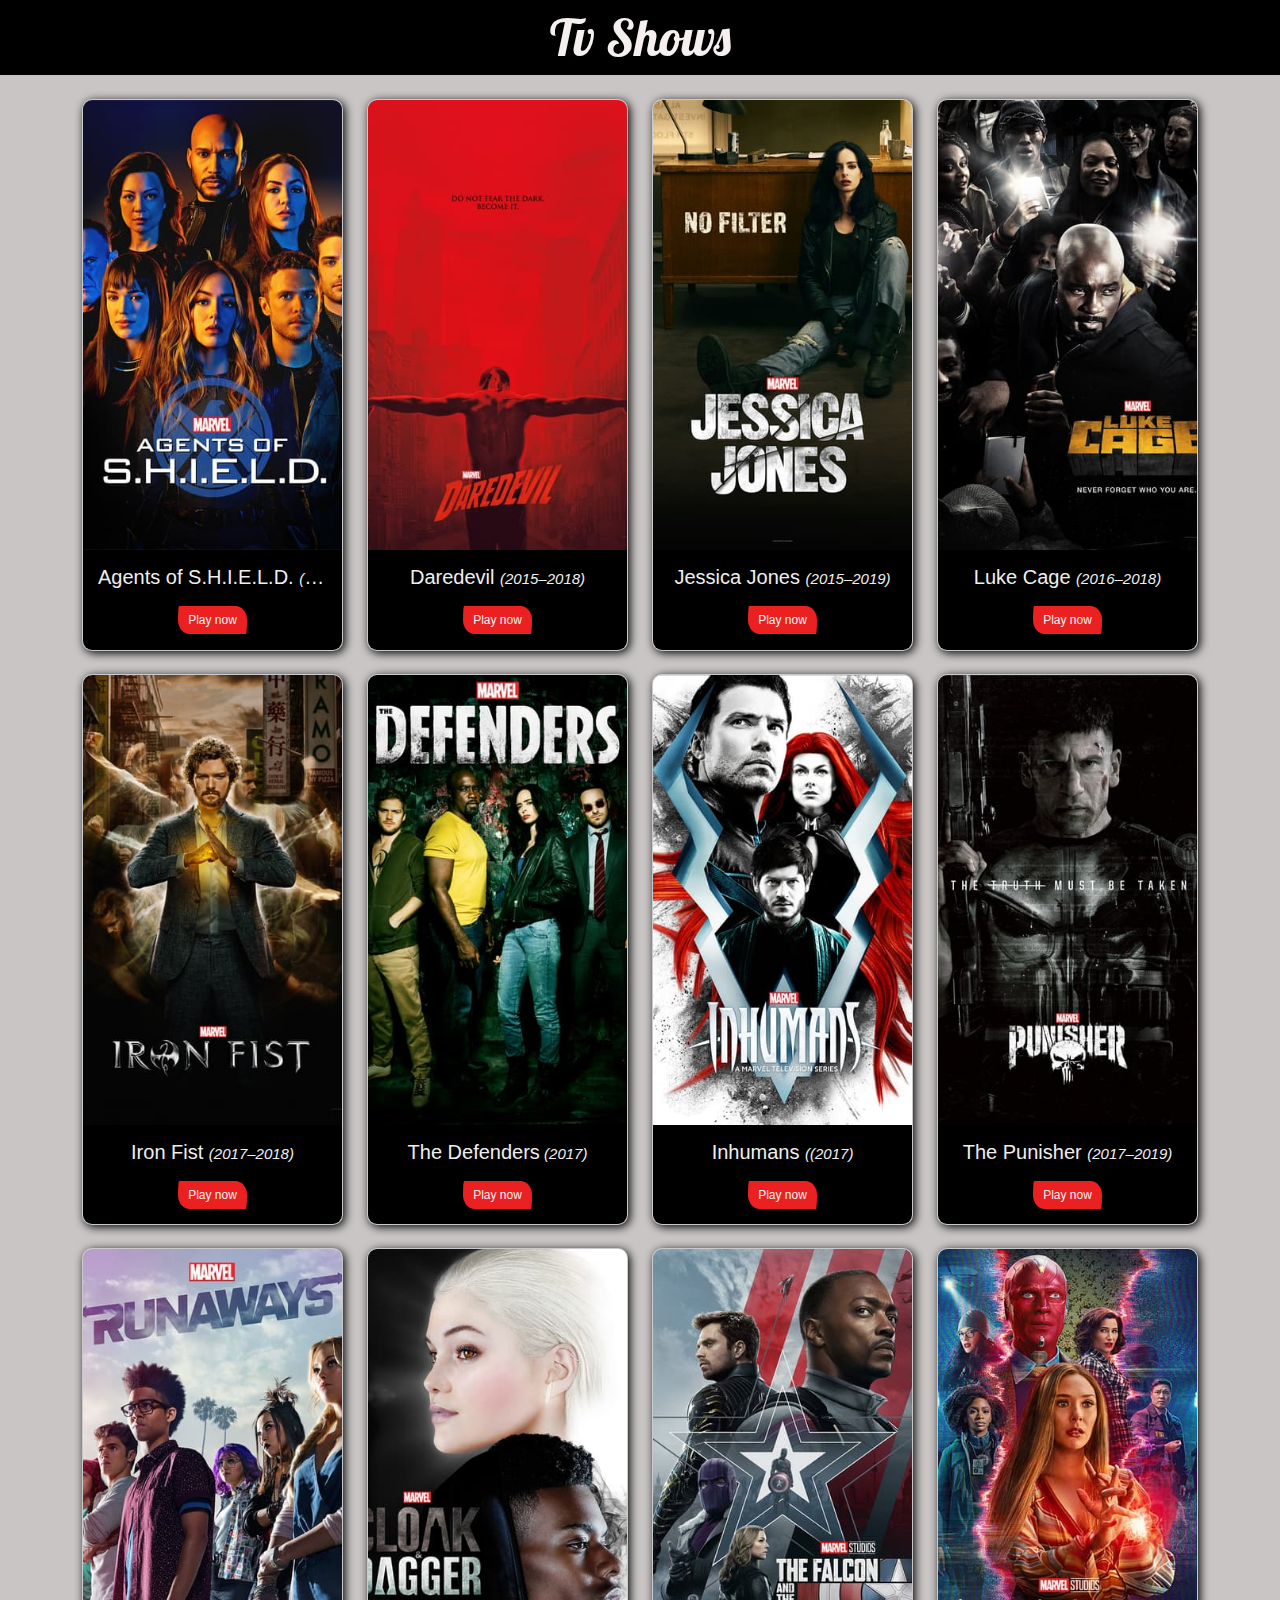
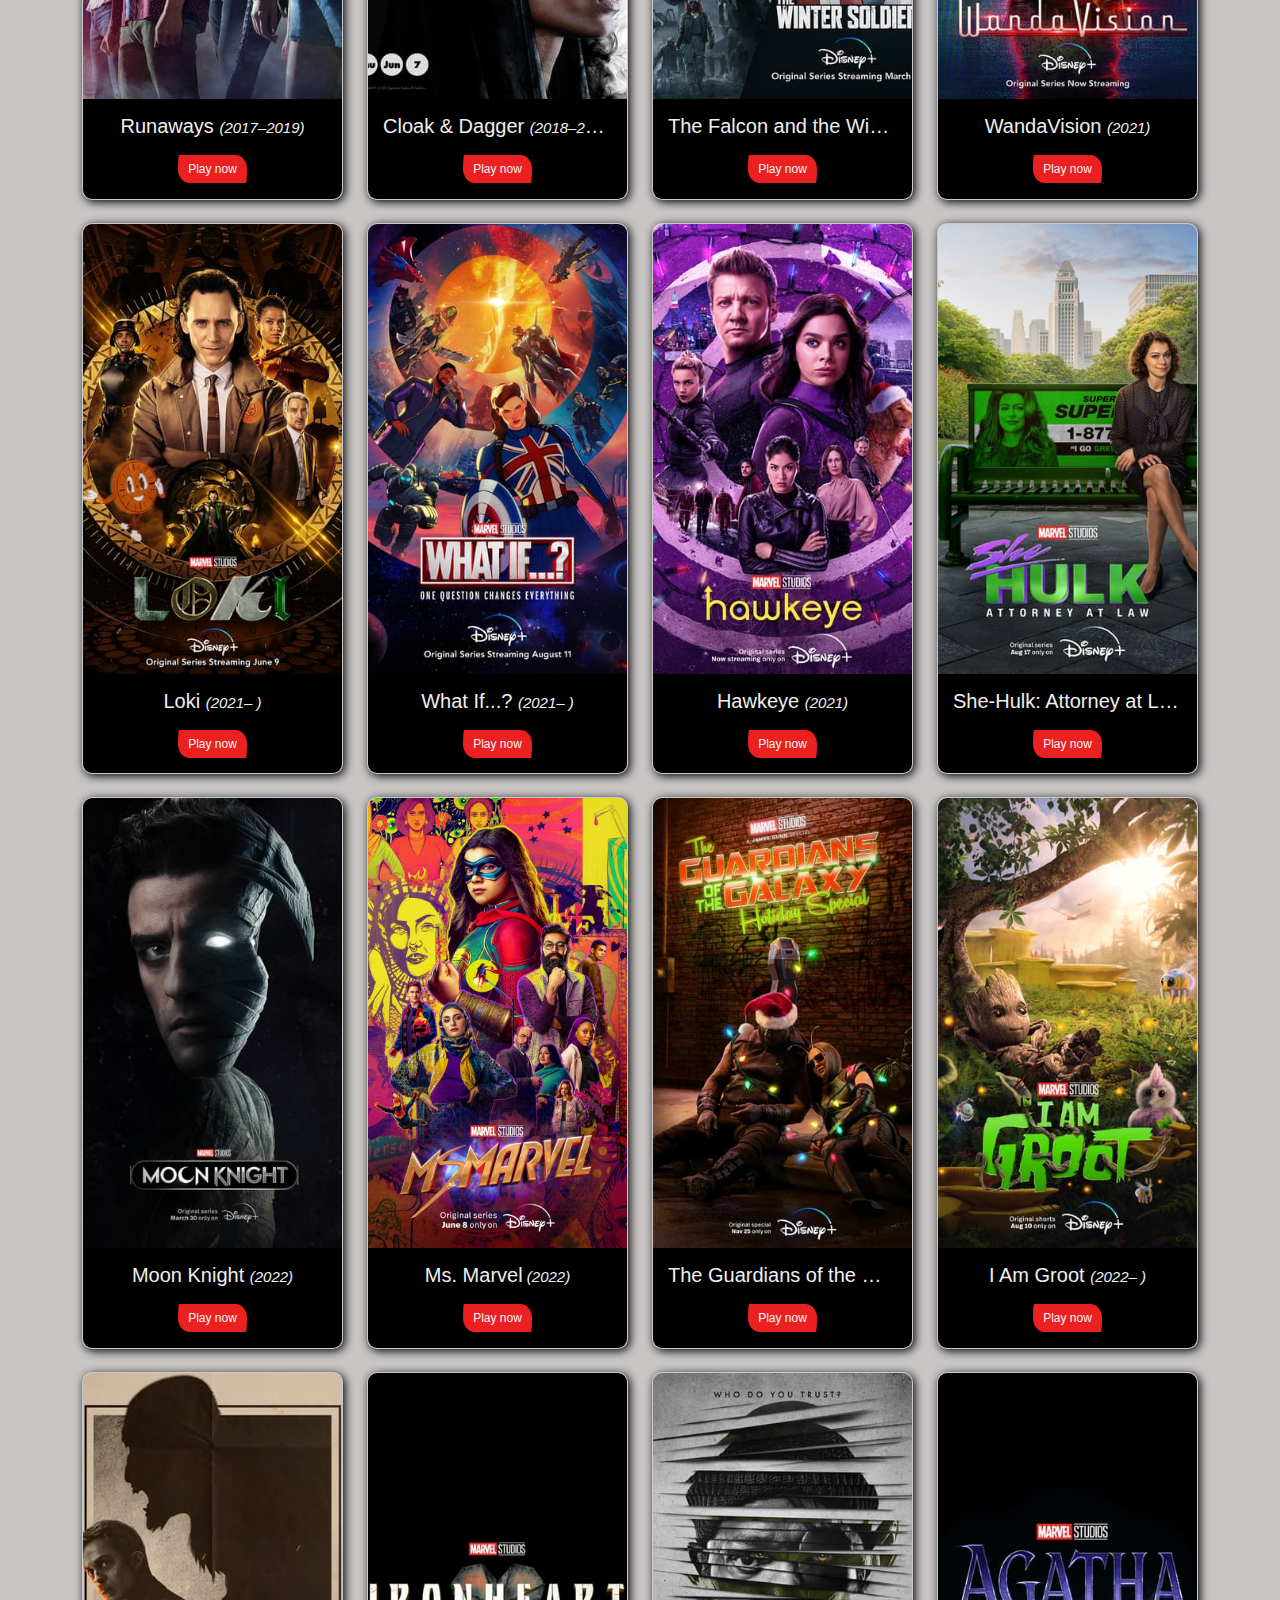
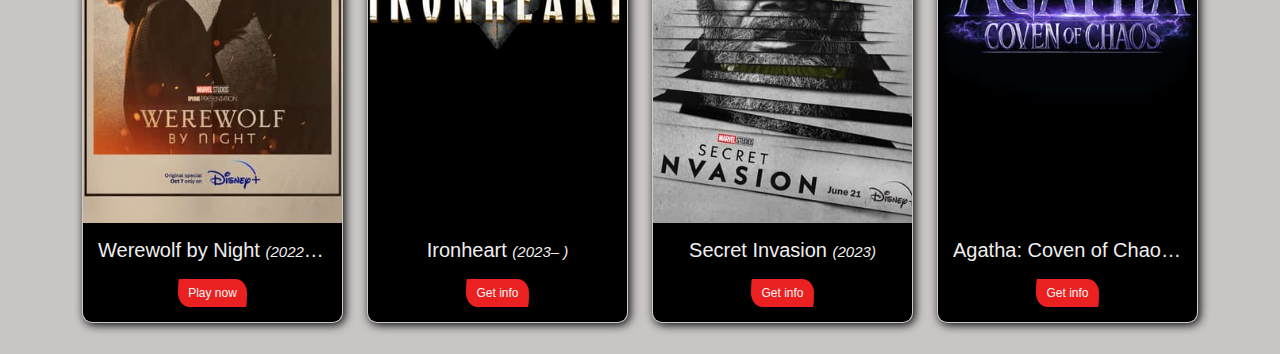
<file: Tv shows/Shows.html>
<!DOCTYPE html>
<html lang="en">

<head>
    <meta charset="UTF-8">
    <meta http-equiv="X-UA-Compatible" content="IE=edge">
    <meta name="viewport" content="width=device-width, initial-scale=1.0">
    <title>Tv shows</title>
    <link rel="preconnect" href="https://fonts.googleapis.com">
    <link rel="preconnect" href="https://fonts.gstatic.com" crossorigin>
    <link href="https://fonts.googleapis.com/css2?family=Lobster&display=swap" rel="stylesheet">

    <link rel="stylesheet" href="../style.css">
    <link rel="stylesheet" href="Shows.css">
<body>
    <main>
        <nav>
            <center>
                Tv Shows
            </center>
        </nav>

        <section class="marvel-comics py-4">
            <div class="container">
                <div class="row gy-3">
                    <!--Agents of S.H.I.E.L.D.-->
                    <div class="col-md-6 col-lg-3">
                        <div class="card marvel-card">
                            <div class="image">
                                <img src="images/Agents of S.H.I.E.L.D.jpg" alt="thor">
                            </div>
                            <div class="title">
                                <h5 class="text-truncate">Agents of S.H.I.E.L.D.   <i>(2013–2020) </i></h5>
                               
                                <a class="btn-readMore" href="https://hdtoday.tv/watch-tv/watch-marvels-agents-of-shield-hd-39497.4861987">
                                    Play now
                                </a>
                            </div>
                        </div>
                    </div>
    
                    <!-- Daredevil (2015–2018)-->
                    <div class="col-md-6 col-lg-3">
                        <div class="card marvel-card">
                            <div class="image">
                                <img src="images/Daredevil.jpg" alt="">
                            </div>
                            <div class="title">
                                <h5 class="text-truncate"> Daredevil  <i>(2015–2018)</i></h5>
                                
                                <a class="btn-readMore" href="https://hdtoday.tv/watch-movie/watch-daredevil-hd-18528.5299489">
                                    Play now
                                </a>
                            </div>
                        </div>
                    </div>
    
                    <!--Jessica Jones (2015–2019) -->
                    <div class="col-md-6 col-lg-3">
                        <div class="card marvel-card">
                            <div class="image">
                                <img src="images/Jessica Jones.jpg" alt="spider-man">
                            </div>
                            <div class="title">
                                <h5 class="text-truncate">Jessica Jones   <i>(2015–2019)</i></h5>
                               
                                <a class="btn-readMore" href="https://hdtoday.tv/watch-movie/watch-iron-man-2-hd-19665.5349055">
                                    Play now
                                </a>
                            </div>
                        </div>
                    </div>
    
                    <!-- Luke Cage (2016–2018)-->
                    <div class="col-md-6 col-lg-3">
                        <div class="card marvel-card">
                            <div class="image">
                                <img src="images/Luke Cage.jpg" alt="">
                            </div>
                            <div class="title">
                                <h5 class="text-truncate"> Luke Cage <i>(2016–2018)</i></h5>
                                <a class="btn-readMore" href="https://hdtoday.tv/watch-tv/watch-marvels-luke-cage-hd-38772.4992943">
                                    Play now
                                </a>
                            </div>
                        </div>
                    </div>
    
                    <!--Iron Fist (2017–2018)-->
                    <div class="col-md-6 col-lg-3">
                        <div class="card marvel-card">
                            <div class="image">
                                <img src="images/Iron Fist.jpg" alt="">
                            </div>
                            <div class="title">
                                <h5 class="text-truncate">Iron Fist <i>(2017–2018)</i> </h5>
                                <a class="btn-readMore" href="https://hdtoday.tv/watch-tv/watch-marvels-iron-fist-hd-39538.4846819">
                                    Play now
                                </a>
                            </div>
                        </div>
                    </div>
    
                    <!-- The Defenders (2017)-->
                    <div class="col-md-6 col-lg-3">
                        <div class="card marvel-card">
                            <div class="image">
                                <img src="images/The Defenders.jpg" alt="">
                            </div>
                            <div class="title">
                                <h5 class="text-truncate"> The Defenders<i> (2017)</i></h5>
                                <a class="btn-readMore" href="https://hdtoday.tv/watch-tv/watch-marvels-the-defenders-hd-38780.4992694">
                                    Play now
                                </a>
                            </div>
                        </div>
                    </div>
    
                    <!-- Inhumans (2017)-->
                    <div class="col-md-6 col-lg-3">
                        <div class="card marvel-card">
                            <div class="image">
                                <img src="images/Inhumans.jpg" alt="">
                            </div>
                            <div class="title">
                                <h5 class="text-truncate">Inhumans  <i>((2017)</i></h5>
                                <a class="btn-readMore" href="https://hdtoday.tv/watch-tv/watch-marvels-inhumans-hd-38464.5031832">
                                    Play now
                                </a>
                            </div>
                        </div>
                    </div>
    
                    <!-- The Punisher (2017–2019) -->
                    <div class="col-md-6 col-lg-3">
                        <div class="card marvel-card">
                            <div class="image">
                                <img src="images/The Punisher.jpg" alt="">
                            </div>
                            <div class="title">
                                <h5 class="text-truncate"> The Punisher <i>  (2017–2019)</i> </h5>
                                <a class="btn-readMore" href="https://hdtoday.tv/watch-tv/watch-marvels-the-punisher-hd-39348.5327176">
                                    Play now
                                </a>
                            </div>
        
                        </div>
                    </div>
    
                    <!--Runaways (2017–2019)-->
                    <div class="col-md-6 col-lg-3">
                        <div class="card marvel-card">
                            <div class="image">
                                <img src="images/Runaways.jpg" alt="">
                            </div>
                            <div class="title">
                                <h5 class="text-truncate">Runaways  <i>(2017–2019)</i></h5>
                                <a class="btn-readMore" href="https://hdtoday.tv/watch-tv/watch-marvels-runaways-hd-38721.4998061">
                                    Play now
                                </a>
                            </div>
                        </div>
                    </div>
    
                    <!-- Cloak & Dagger (2018–2019)-->
                    <div class="col-md-6 col-lg-3">
                        <div class="card marvel-card">
                            <div class="image">
                                <img src="images/Cloak & Dagger.jpg" alt="">
                            </div>
                            <div class="title">
                                <h5 class="text-truncate"> Cloak & Dagger  <i>(2018–2019)</i></h5>
                                <a class="btn-readMore" href="https://hdtoday.tv/watch-tv/watch-marvels-cloak-and-dagger-hd-39169.4933318">
                                     Play now
                                </a>
                            </div>
                        </div>
                    </div>
    
                    <!--The Falcon and the Winter Soldier-->
                    <div class="col-md-6 col-lg-3">
                        <div class="card marvel-card">
                            <div class="image">
                                <img src="images/The Falcon and the Winter Soldier.jpg" alt="">
                            </div>
                            <div class="title">
                                <h5 class="text-truncate">The Falcon and the Winter Soldier<i>(2021)</i></h5>
                                <a class="btn-readMore" href="https://hdtoday.tv/watch-tv/watch-the-falcon-and-the-winter-soldier-hd-46305.4791538">
                                    Play now
                                </a>
                            </div>
                        </div>
                    </div>
    
                    <!--WandaVision (2021)-->
                    <div class="col-md-6 col-lg-3">
                        <div class="card marvel-card">
                            <div class="image">
                                <img src="images/WandaVision.jpg" alt="">
                            </div>
                            <div class="title">
                                <h5 class="text-truncate">WandaVision <i> (2021) </i></h5>
                                <a class="btn-readMore" href="https://hdtoday.tv/watch-tv/watch-wandavision-hd-42256.4034098">
                                   Play now
                                </a>
                            </div>
                        </div>
                    </div>
    
                    <!-- Loki (2021– )-->
                    <div class="col-md-6 col-lg-3">
                        <div class="card marvel-card">
                            <div class="image">
                                <img src="images/Loki.jpg" alt="">
                            </div>
                            <div class="title">
                                <h5 class="text-truncate">  Loki  <i>(2021– )</i></h5>
                                <a class="btn-readMore" href="https://hdtoday.tv/watch-tv/watch-loki-hd-42258.4791523">
                                    Play now
                                </a>
                            </div>
                        </div>
                    </div>
    
                    <!--What If...? (2021– )-->
                    <div class="col-md-6 col-lg-3">
                        <div class="card marvel-card">
                            <div class="image">
                                <img src="images/What If" alt="">
                            </div>
                            <div class="title">
                                <h5 class="text-truncate">What If...?  <i>(2021– )</i></h5>
                                <a class="btn-readMore" href="https://hdtoday.tv/watch-tv/watch-what-if-hd-71031.4792075">
                                      Play now
                                </a>
                            </div>
                        </div>
                    </div>
    
                    <!-- Hawkeye (2021)-->
                    <div class="col-md-6 col-lg-3">
                        <div class="card marvel-card">
                            <div class="image">
                                <img src="images/Hawkeye.jpg"
                                    alt="">
                            </div>
                            <div class="title">
                                <h5 class="text-truncate">Hawkeye  <i>(2021)</i></h5>
                                <a class="btn-readMore" href="https://hdtoday.tv/watch-tv/watch-hawkeye-hd-43521.5567932">
                                     Play now
                                </a>
                            </div>
                        </div>
                    </div>
    
                    <!-- She-Hulk: Attorney at Law (2022)-->
                    <div class="col-md-6 col-lg-3">
                        <div class="card marvel-card">
                            <div class="image">
                                <img src="images/She-Hulk Attorney at Law.jpg" alt="">
                            </div>
                            <div class="title">
                                <h5 class="text-truncate"> She-Hulk: Attorney at Law <i>(2022)</i> </h5>
                                <a class="btn-readMore" href="https://hdtoday.tv/watch-tv/watch-she-hulk-attorney-at-law-hd-81046.8868600">
                                    Play now
                                </a>
                            </div>
                        </div>
                    </div>
    
                    <!--Moon Knight (2022)-->
                    <div class="col-md-6 col-lg-3">
                        <div class="card marvel-card">
                            <div class="image">
                                <img src="images/moonknight_lob_crd_05.jpg" alt="">
                            </div>
                            <div class="title">
                                <h5 class="text-truncate">Moon Knight <i>(2022)</i> </h5>
                                <a class="btn-readMore" href="https://hdtoday.tv/watch-tv/watch-moon-knight-hd-52420.8213314">
                                     Play now
                                </a>
                            </div>
                        </div>
                    </div>
    
                    <!-- Ms. Marvel (2022)-->
                    <div class="col-md-6 col-lg-3">
                        <div class="card marvel-card">
                            <div class="image">
                                <img src="images/Ms. Marvel (2022).jpg" alt="">
                            </div>
                            <div class="title">
                                <h5 class="text-truncate">Ms. Marvel<i> (2022)</i> </h5>
                                <a class="btn-readMore" href="https://hdtoday.tv/watch-tv/watch-ms-marvel-hd-78142.8392651">
                                    Play now
                                </a>
                            </div>
                        </div>
                    </div>
    
                    <!--The Guardians of the Galaxy Holiday Special (2022-->
                    <div class="col-md-6 col-lg-3">
                        <div class="card marvel-card">
                            <div class="image">
                                <img src="images/The Guardians of the Galaxy Holiday Special.jpg" alt="">
                            </div>
                            <div class="title">
                                <h5 class="text-truncate">The Guardians of the Galaxy Holiday Special <i>( (2022)</i>  </h5>
                                <a class="btn-readMore" href="https://hdtoday.tv/watch-movie/watch-the-guardians-of-the-galaxy-holiday-special-hd-90637.9183430">
                                     Play now
                                </a>
                            </div>
                        </div>
                    </div>
    
                    <!-- I Am Groot (2022– ) -->
                    <div class="col-md-6 col-lg-3">
                        <div class="card marvel-card">
                            <div class="image">
                                <img src="images/I Am Groot.jpg" alt="">
                            </div>
                            <div class="title">
                                <h5 class="text-truncate"> I Am Groot <i>(2022– )</i>  </h5>
                                <a class="btn-readMore" href="https://hdtoday.tv/watch-tv/watch-i-am-groot-hd-85002.8849463">
                                    Play now
                                </a>
                            </div>
                        </div>
                    </div>
    
                    <!-- Werewolf by Night (2022 TV Special)-->
                    <div class="col-md-6 col-lg-3">
                        <div class="card marvel-card">
                            <div class="image">
                                <img src="images/Werewolf by Night.jpg"
                                    alt="">
                            </div>
                            <div class="title">
                                <h5 class="text-truncate"> Werewolf by Night  <i> (2022 TV Special)</i></h5>
                                <a class="btn-readMore" href="https://hdtoday.tv/watch-movie/watch-werewolf-by-night-hd-89005.9041128">
                                    Play now
                                </a>
                            </div>
                        </div>
                    </div>
    
                    <!--Ironheart (2023– ) -->
                    <div class="col-md-6 col-lg-3">
                        <div class="card marvel-card">
                            <div class="image">
                                <img src="images/Ironheart.jpg" alt="">
                            </div>
                            <div class="title">
                                <h5 class="text-truncate">Ironheart  <i>(2023– )</i>  </h5>
                                <a class="btn-readMore" href="https://www.marvel.com/tv-shows/ironheart/1">
                                    Get info
                                </a>
                            </div>
                        </div>
                    </div>
    
                    <!-- Secret Invasion (2023) -->
                    <div class="col-md-6 col-lg-3">
                        <div class="card marvel-card">
                            <div class="image">
                                <img src="images/Secret Invasion.jpg" alt="">
                            </div>
                            <div class="title">
                                <h5 class="text-truncate"> Secret Invasion <i>(2023)</i> </h5>
                                <a class="btn-readMore" href="https://www.marvel.com/tv-shows/secret-invasion/1">
                                     Get info
                                </a>
                            </div>
                        </div>
                    </div>
    
                    <!-- Agatha: Coven of Chaos (2023– )  -->
                    <div class="col-md-6 col-lg-3">
                        <div class="card marvel-card">
                            <div class="image">
                                <img src="images/Agatha Coven of Chaos.jpg"alt="">
                            </div>
                            <div class="title">
                                <h5 class="text-truncate"> Agatha: Coven of Chaos <i>(2023– )</i> </h5>
                                <a class="btn-readMore" href="https://www.marvel.com/tv-shows/agatha/1">
                                   Get info
                                </a>
                            </div>
                        </div>
                    </div>
                </div>
            </div>
        </section>
    </main>
</body>

</html>
</file>
<file: marvelhome.css>
.home {
  width: 100%;
}

.iron-image,
.character-photo,
.comic-image,
.shows-photo {
  width: 100%;
  border-radius: 10px;
  overflow: hidden;
}

.iron-image > img,
.character-photo > img,
.comic-image > img,
.shows-photo > img {
  width: 100%;
  object-fit: cover;
}
</file>
<file: character/character.css>
* {
  margin: 0%;
  padding: 0%;
}

nav {
  background-color: black;
  color: rgb(245, 239, 239);
  font-size: 50px;
  font-family: Lobster, cursive;
}

/*     first  part    */
.character-photo img {
  width: 650px;
  left: -47em;
  top: 1em;
  position: relative;
  border-radius: 10px;
}
section .iron-man {
  display: flex;
  align-items: center;
  justify-content: space-around;
  position: relative;
  top: 70px;
  left: 10px;
}
section .ironman-para {
  width: 436px;
  text-align: justify;
  position: relative;
  left: 75em;
  top: -60px;
}
section .iron-man .ironman-head {
  font-size: 20px;
  position: relative;
  top: 1em;
  left: 45.5em;
}
.ironman-btn {
  position: relative;
  left: 0px;
  top: 30px;
  width: 650px;
  padding: 12px;
  background-color: rgb(214, 10, 10);
  color: rgb(240, 233, 233);
  border-radius: 10px 100px / 120px;
  text-decoration: none;
}
/*  second part  */
.cap-photo img {
  width: 650px;
  left: 65em;
  top: 65px;
  position: relative;
  border-radius: 10px;
}
section .cap-para {
  width: 436px;
  text-align: justify;
  position: relative;
  left: 16em;
  top: -5em;
}
section .cap .cap-head {
  font-size: 20px;
  position: relative;
  top: 13.44em;
  left: 12.66em;
}
.cap-btn {
  position: relative;
  left: -3px;
  top: 30px;
  width: 650px;
  padding: 12px;
  background-color: rgb(214, 10, 10);
  color: rgb(240, 233, 233);
  border-radius: 10px 100px / 120px;
  text-decoration: none;
}
/*third part*/
.thor-photo img {
  width: 650px;
  left: 15em;
  top: 65px;
  position: relative;
  border-radius: 10px;
}
section .thor-para {
  width: 436px;
  text-align: justify;
  position: relative;
  left: 75em;
  top: -60px;
}
section .thor .thor-head {
  font-size: 20px;
  position: relative;
  top: 14.66em;
  left: 60em;
}
.thor-btn {
  position: relative;
  left: 0px;
  top: 30px;
  width: 650px;
  padding: 12px;
  background-color: rgb(214, 10, 10);
  color: rgb(240, 233, 233);
  border-radius: 10px 100px / 120px;
  text-decoration: none;
}
</file>
<file: comics/comics.css>
nav {
  background-color: rgb(3, 0, 5);
  color: rgb(245, 239, 239);
  font-size: 50px;
  font-family: Lobster, cursive;
}

body {
  font-family: "Franklin Gothic Medium", "Arial Narrow", Arial, sans-serif;
  background-color: rgba(195, 191, 191, 0.903);
}

.marvel-card {
  width: 100%;
  overflow: hidden;
  display: inline-block;
  background-color: rgb(253, 250, 250);
  border-radius: 10px;
  box-shadow: 2px 2px 10px rgb(15, 15, 15);
}

.image {
  width: 100%;
  height: 450px;
  min-height: 150px;
}

.image > img {
  width: 100%;
  height: 100%;
  object-fit: cover;
}

.title {
  font-size: 25px;
  width: 100%;
  padding: 15px;
  text-align: center;
  color: rgb(240, 238, 238);
  background-color: black;
}

.btn-readMore {
  display: inline-flex;
  font-size: 12px;
  background-color: rgb(235, 32, 32);
  color: whitesmoke;
  padding: 5px 10px;
  border-radius: 10px 100px / 120px;
}

.btn-readMore:hover {
  background-color: rgb(128, 6, 6);
  transition: all 0.25s;
}
</file>
<file: Movies/movies.css>
nav {
  background-color: black;
  color: rgb(245, 239, 239);
  font-size: 50px;
  font-family: Lobster, cursive;
}

body {
  font-family: "Franklin Gothic Medium", "Arial Narrow", Arial, sans-serif;
  background-color: rgba(195, 191, 191, 0.903);
}
i {
  font-size: 15px;
}

.marvel-card {
  width: 100%;
  overflow: hidden;
  display: inline-block;
  background-color: rgb(246, 245, 247);
  border-radius: 10px;
  box-shadow: 2px 2px 10px black;
}

.image {
  width: 100%;
  height: 450px;
  min-height: 150px;
}

.image > img {
  width: 100%;
  height: 100%;
  object-fit: cover;
}

.title {
  font-size: 25px;
  width: 100%;
  padding: 15px;
  text-align: center;
  color: rgb(240, 238, 238);
  background-color: black;
}

.btn-readMore {
  display: inline-flex;
  font-size: 12px;
  background-color: rgb(235, 32, 32);
  color: whitesmoke;
  padding: 5px 10px;
  border-radius: 10px 100px / 120px;
}

.btn-readMore:hover {
  background-color: rgb(128, 6, 6);
  transition: all 0.25s;
}
</file>
<file: news/news.css>
nav {
  background-color: black;
  color: rgb(245, 239, 239);
  font-size: 50px;
  font-family: Lobster, cursive;
}

body {
  font-family: Roboto, sans-serif;
  background-color: #f1f2fa;
  color: #000000;
  margin: 0 auto;
  font-size: 17px;
}
span {
  color: red;
  font-style: italic;
}

main {
  width: 60%;
  margin: 0 auto;
}

h1,
h2 {
  font-family: Oswald, sans-serif;
  font-weight: 100;
  color: rgb(222, 35, 32);
}
img {
  width: 780px;
}
p {
  width: 780px;
}
</file>
<file: Tv shows/Shows.css>
nav {
  background-color: black;
  color: rgb(245, 239, 239);
  font-size: 50px;
  font-family: Lobster, cursive;
}

body {
  font-family: "Franklin Gothic Medium", "Arial Narrow", Arial, sans-serif;
  background-color: rgba(195, 191, 191, 0.903);
}
i {
  font-size: 15px;
}

.marvel-card {
  width: 100%;
  overflow: hidden;
  display: inline-block;
  background-color: rgb(246, 245, 247);
  border-radius: 10px;
  box-shadow: 2px 2px 10px black;
}

.image {
  width: 100%;
  height: 450px;
  min-height: 150px;
}

.image > img {
  width: 100%;
  height: 100%;
  object-fit: cover;
}

.title {
  font-size: 25px;
  width: 100%;
  padding: 15px;
  text-align: center;
  color: rgb(240, 238, 238);
  background-color: black;
}

.btn-readMore {
  display: inline-flex;
  font-size: 12px;
  background-color: rgb(235, 32, 32);
  color: whitesmoke;
  padding: 5px 10px;
  border-radius: 10px 100px / 120px;
}

.btn-readMore:hover {
  background-color: rgb(128, 6, 6);
  transition: all 0.25s;
}
</file>
<file: style.css>
@import url("https://cdn.jsdelivr.net/npm/bootstrap@5.3.0-alpha3/dist/css/bootstrap.min.css");

a {
  text-decoration: none;
}

.btn-main {
  display: inline-flex;
  font-size: 15px;
  background-color: rgb(235, 32, 32);
  color: whitesmoke;
  padding: 8px 18px;
  border-radius: 10px 100px / 120px;
}

/*Header*/
.header {
  display: flex;
  align-items: center;
  height: 80px;
  background-color: #010000;
}

.header .logo {
  width: 120px;
}

.header .header__navLink {
  color: #fff;
  font-weight: 500;
  transition: all 100ms ease-in-out;
}

.header .header__navLink:hover {
  color: #f00;
}

/* END */

/*   footer  */
footer {
  color: brown;
  background-color: black;
}
.footer .M-logo img {
  width: 50%;
  height: 50%;
}

.footer {
  background-color: rgb(0, 0, 0);
  color: rgb(229, 229, 229);
  padding: 30px 15%;
  display: flex;
}
.footer div {
  text-align: center;
}
.footer a {
  color: aliceblue;
}
.col-1 a {
  display: block;
  text-decoration: none;
  margin-bottom: 10px;
  left: 20px;
}
.col-2 a {
  display: block;
  text-decoration: none;
  margin-bottom: 10px;
}
.col-3 a {
  display: block;
  text-decoration: none;
  margin-bottom: 10px;
}
.col-4 a {
  display: block;
  text-decoration: none;
  margin-bottom: 10px;
  padding: 10px;
  line-height: 40px;
}
.col-2 {
  flex-grow: 0.5;
}
.col-1 {
  flex-grow: 1;
}
.col-3 {
  flex-grow: 1;
}
.col-4 {
  flex: 0 0 auto;
  width: 14.333333%;
}
footer div h5 {
  font-weight: 300;
  margin-bottom: 30px;
  letter-spacing: 1px;
}
.col-4 i {
  color: grey;
  margin: 0 2px 2px 5px;
}

.col-4 i:hover {
  color: rgb(252, 242, 242);
}
</file>
